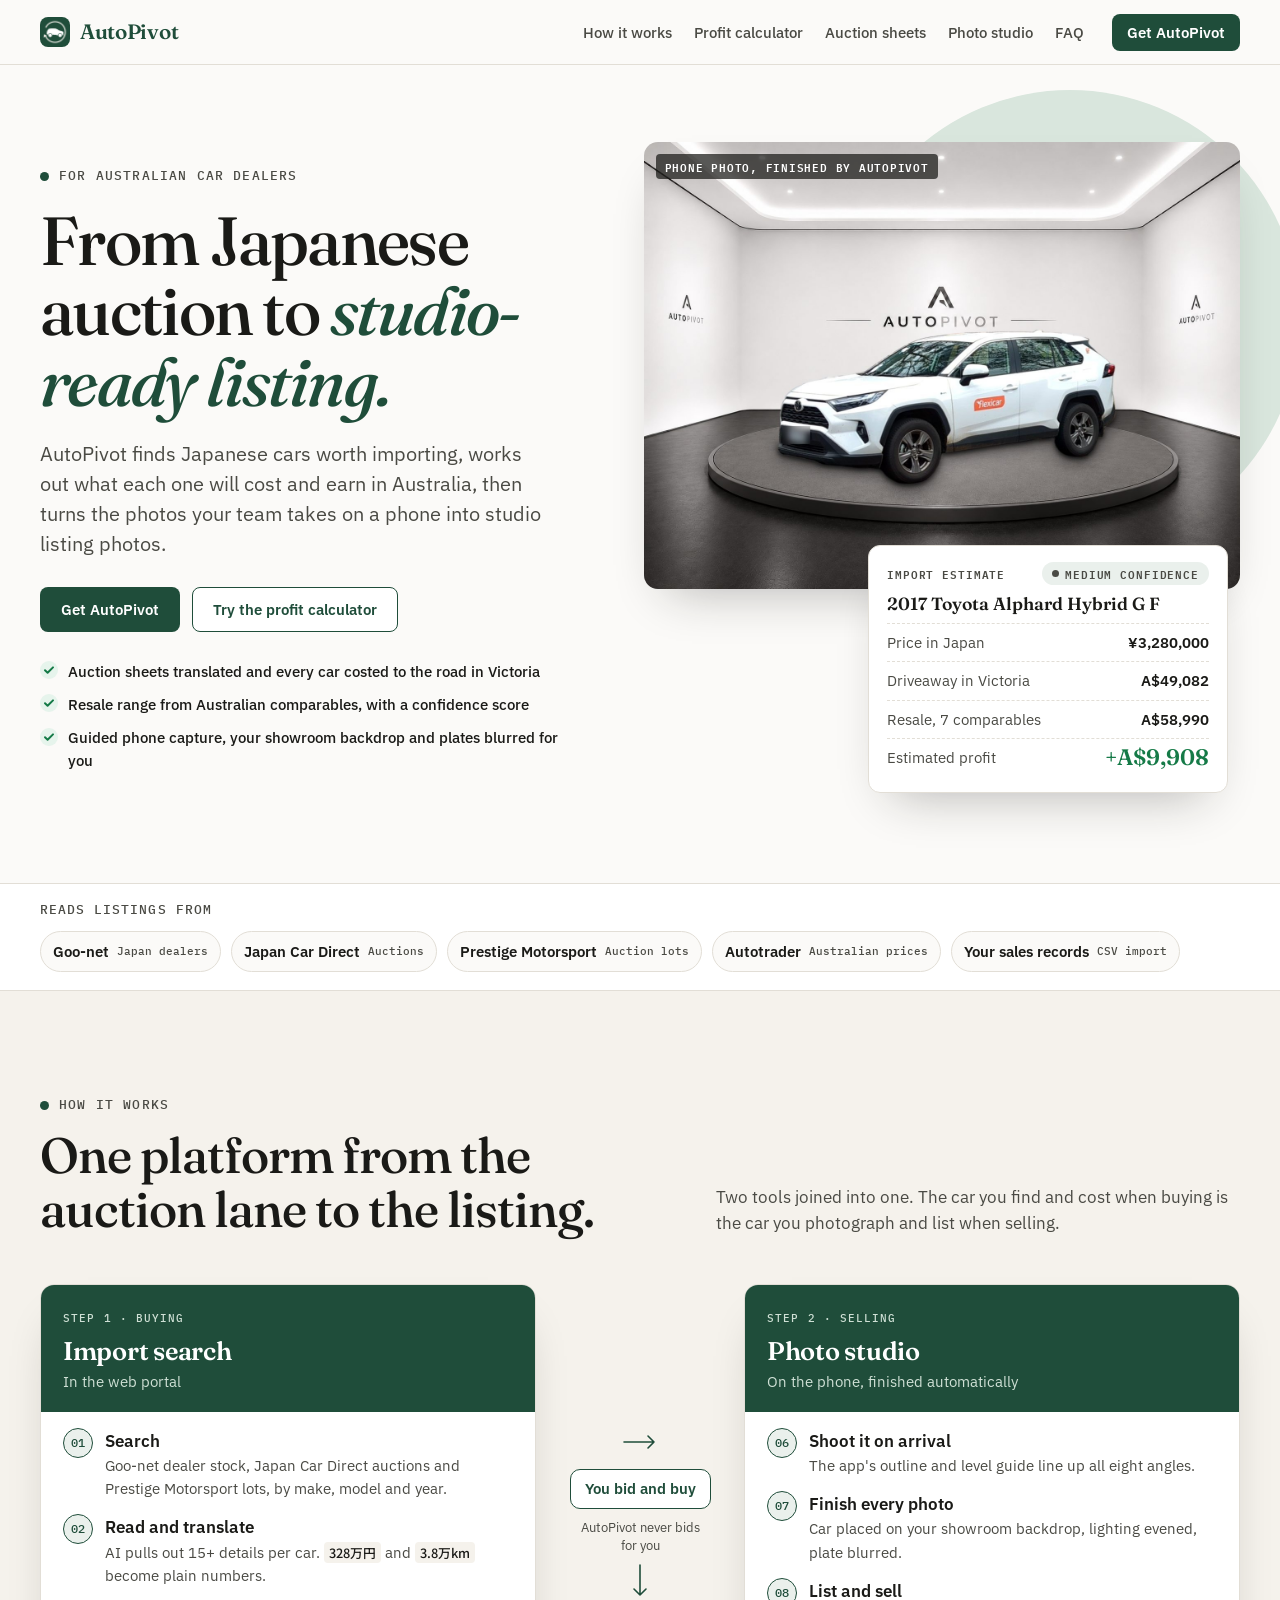
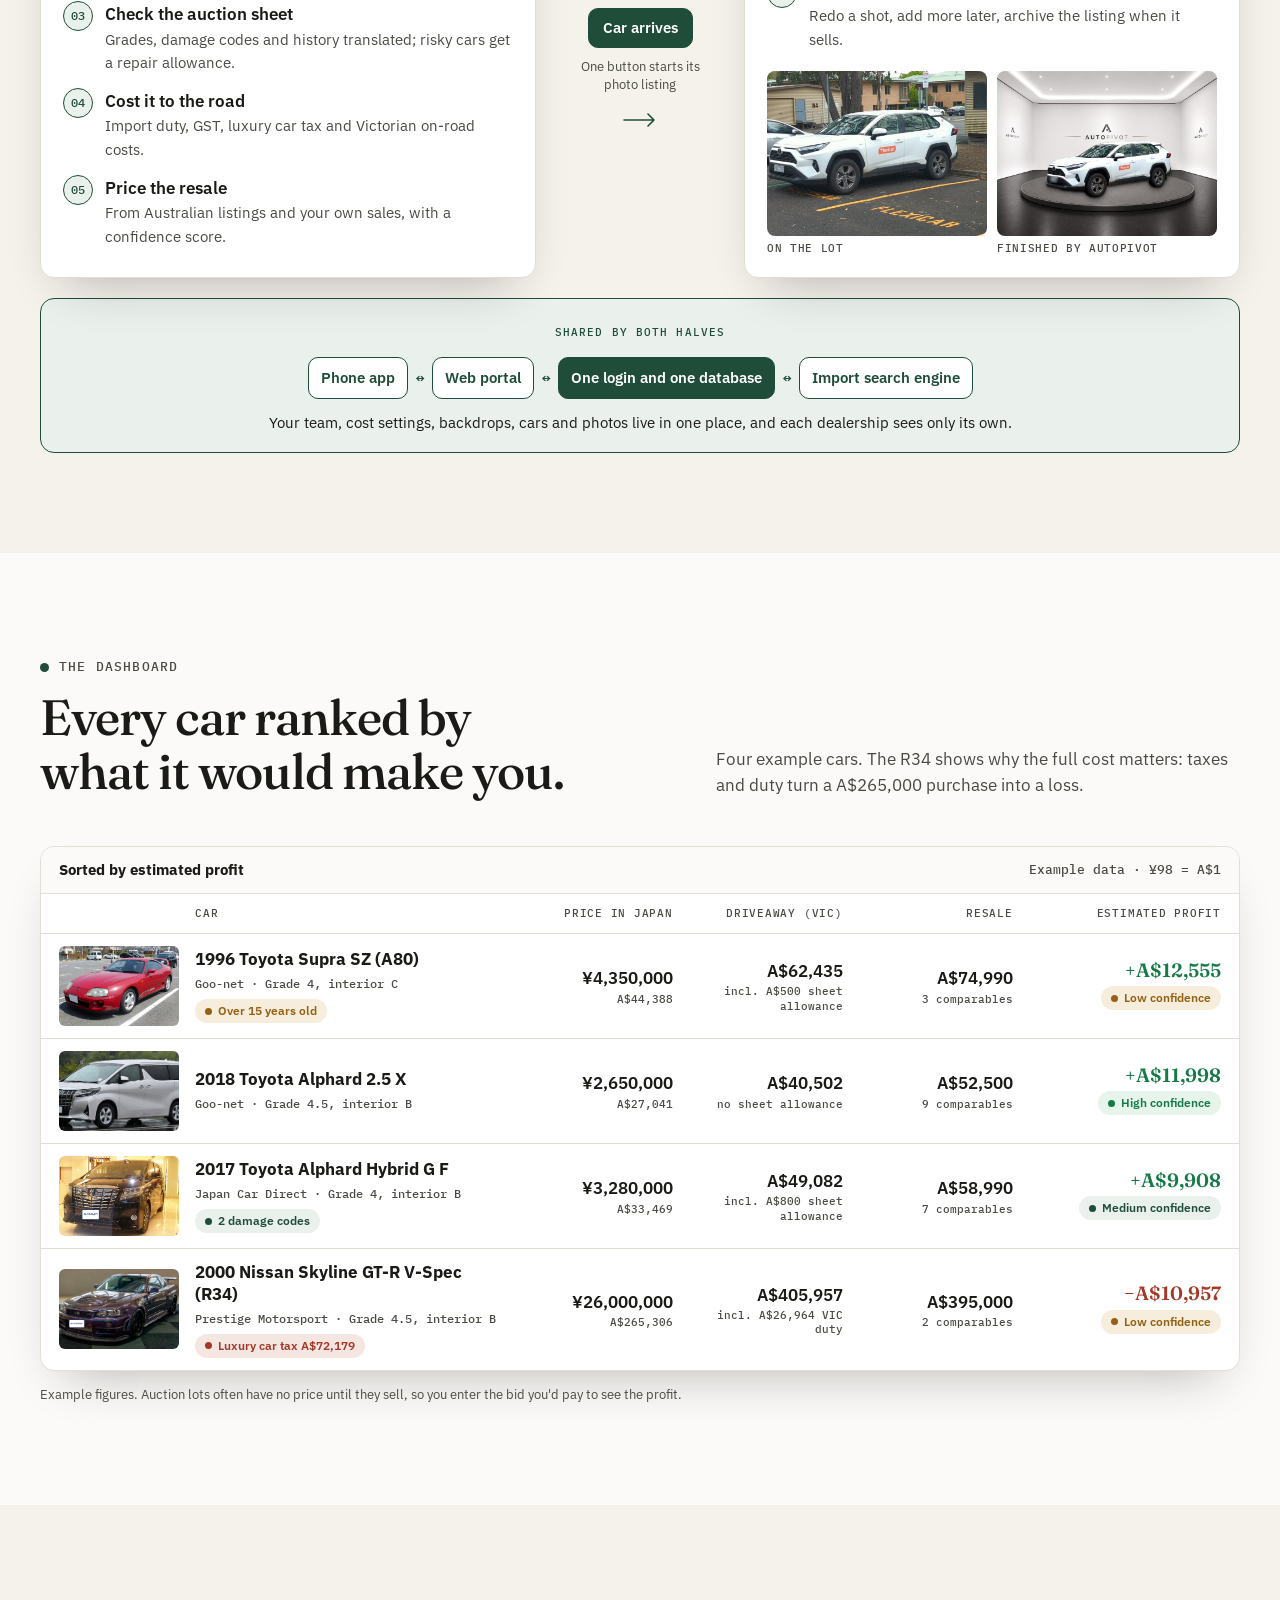
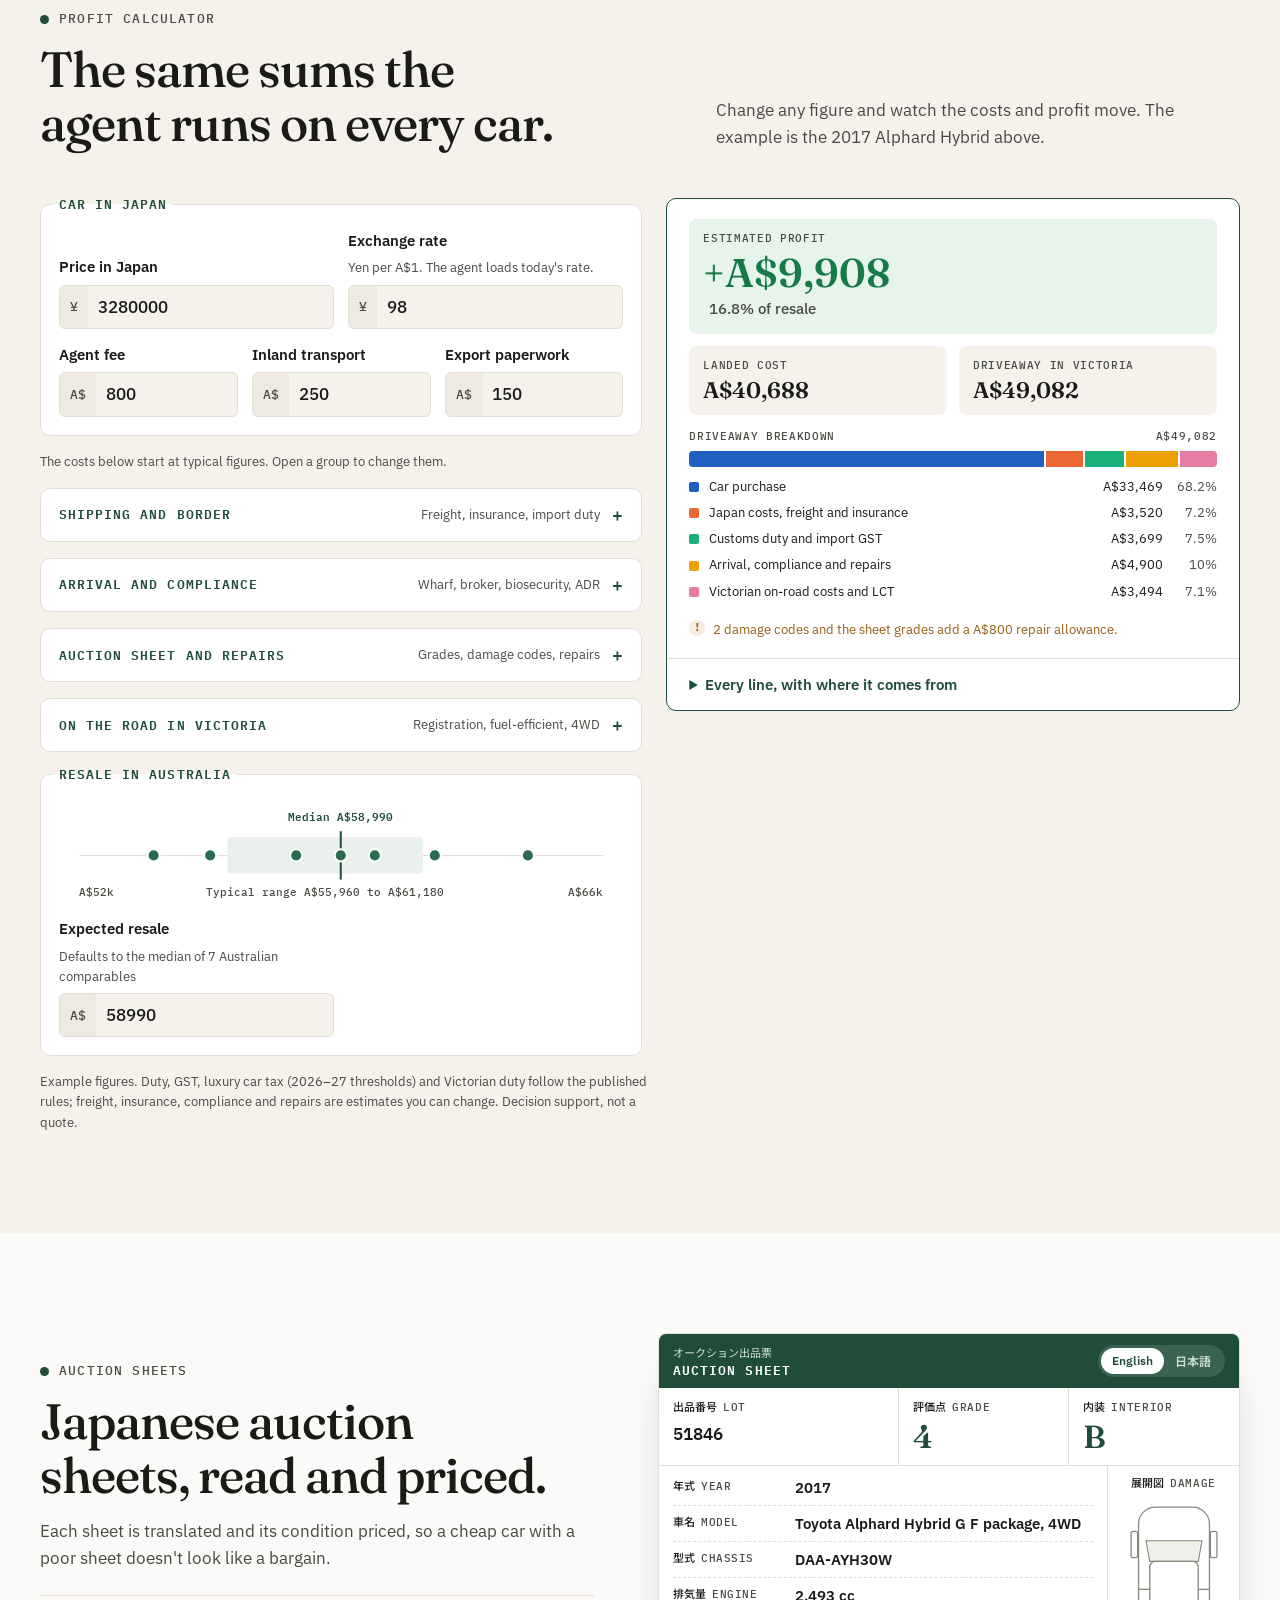
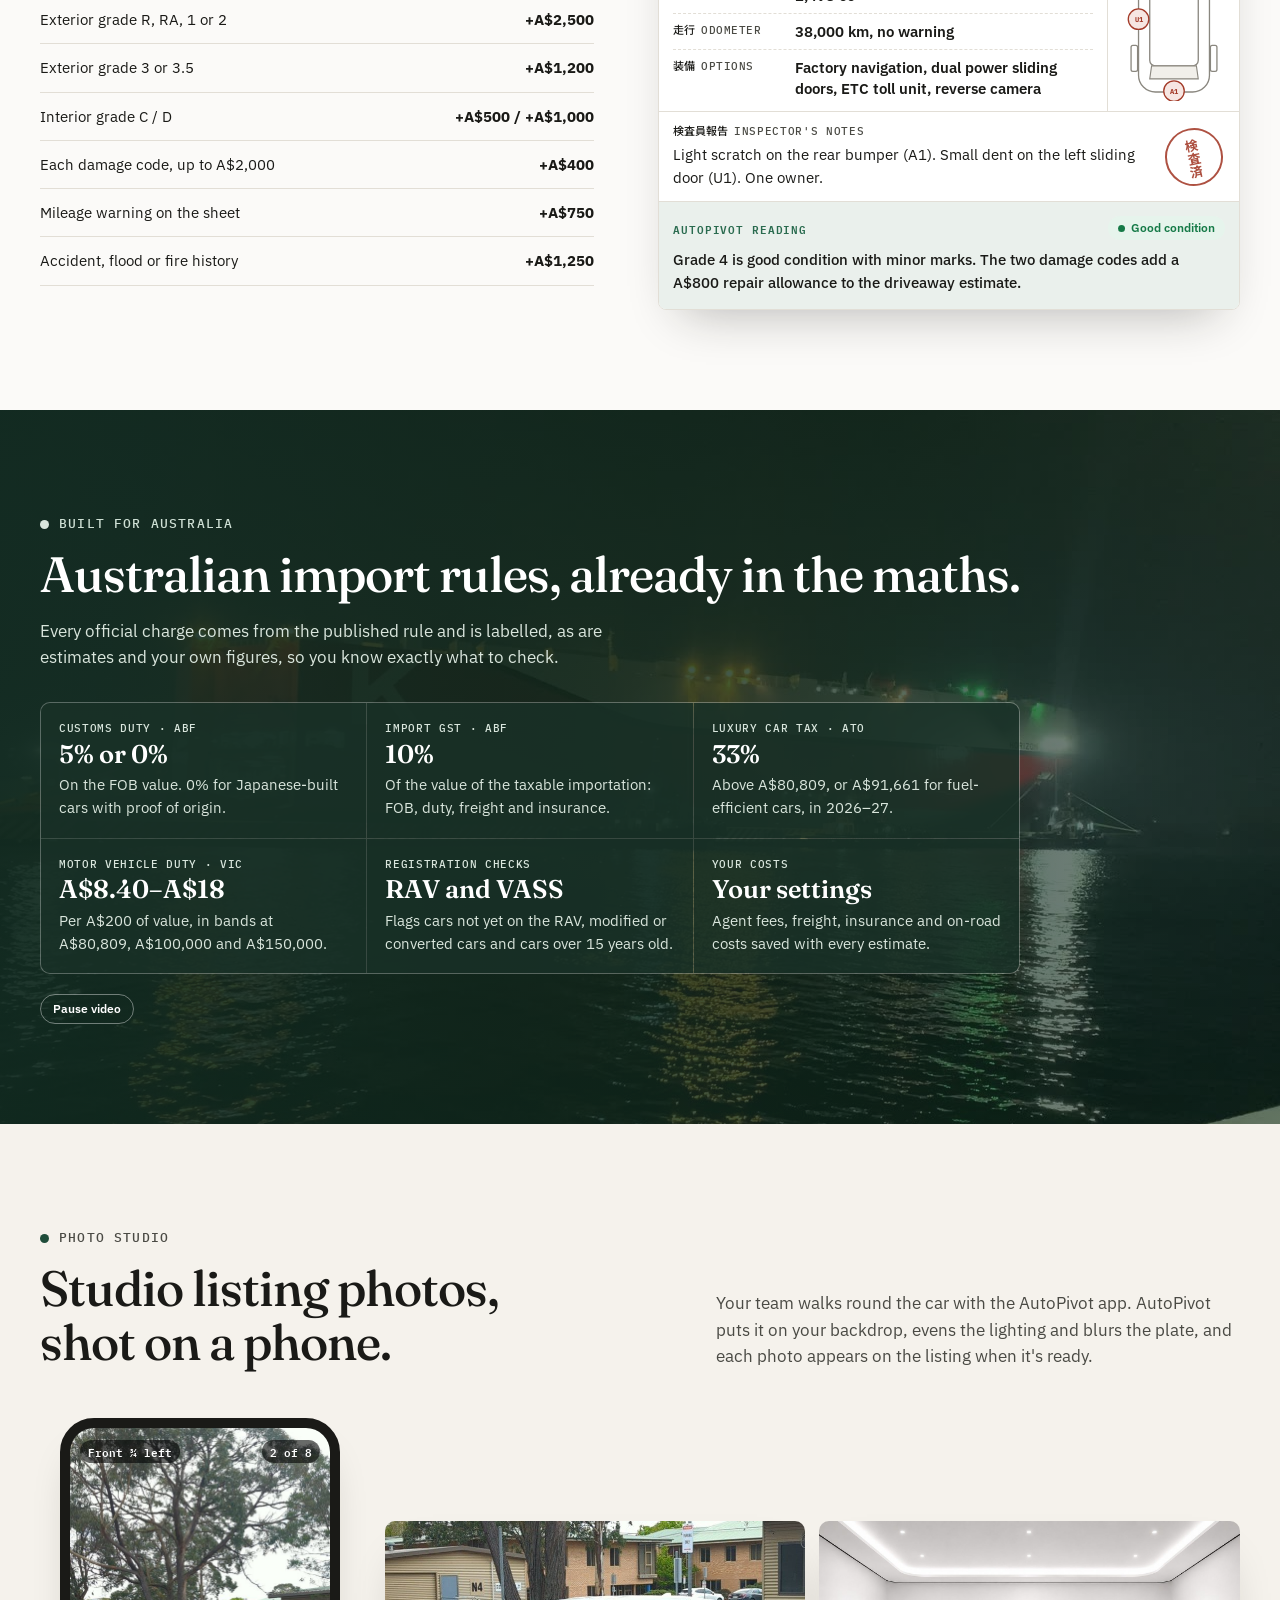
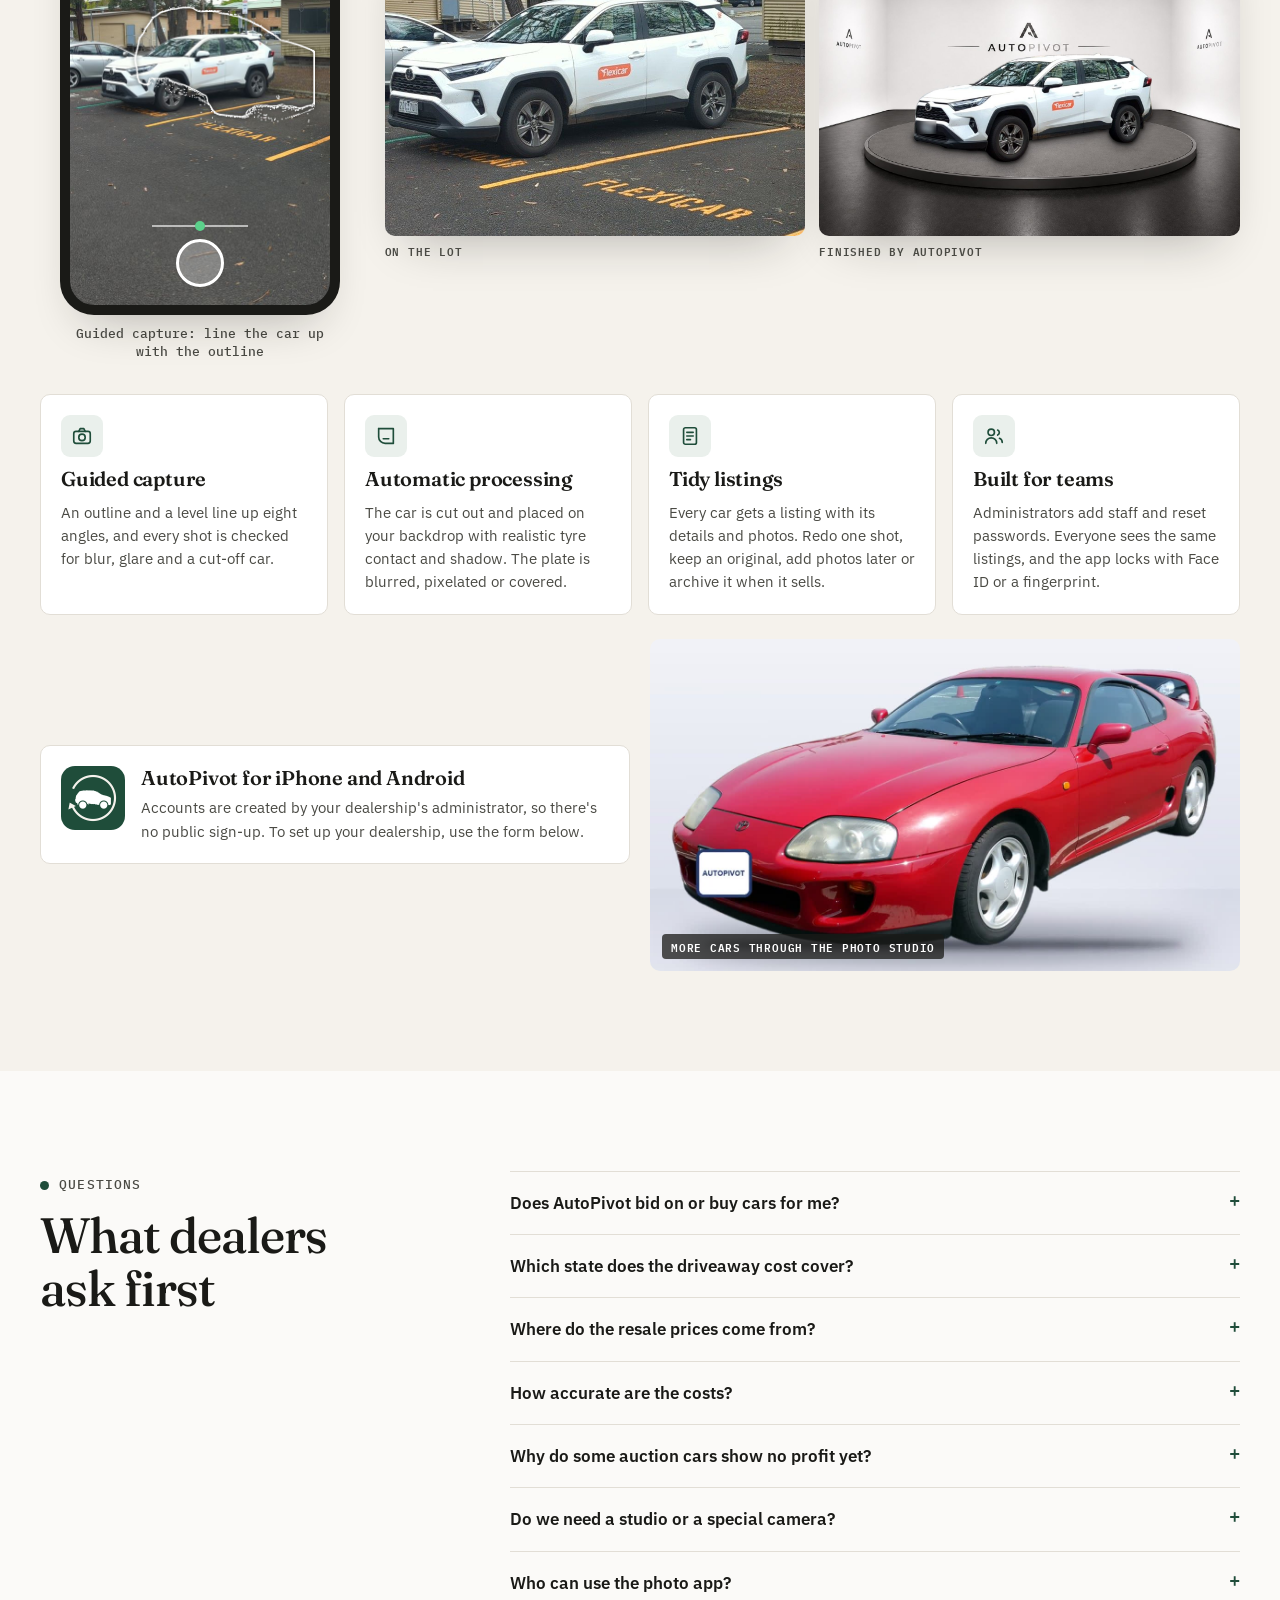
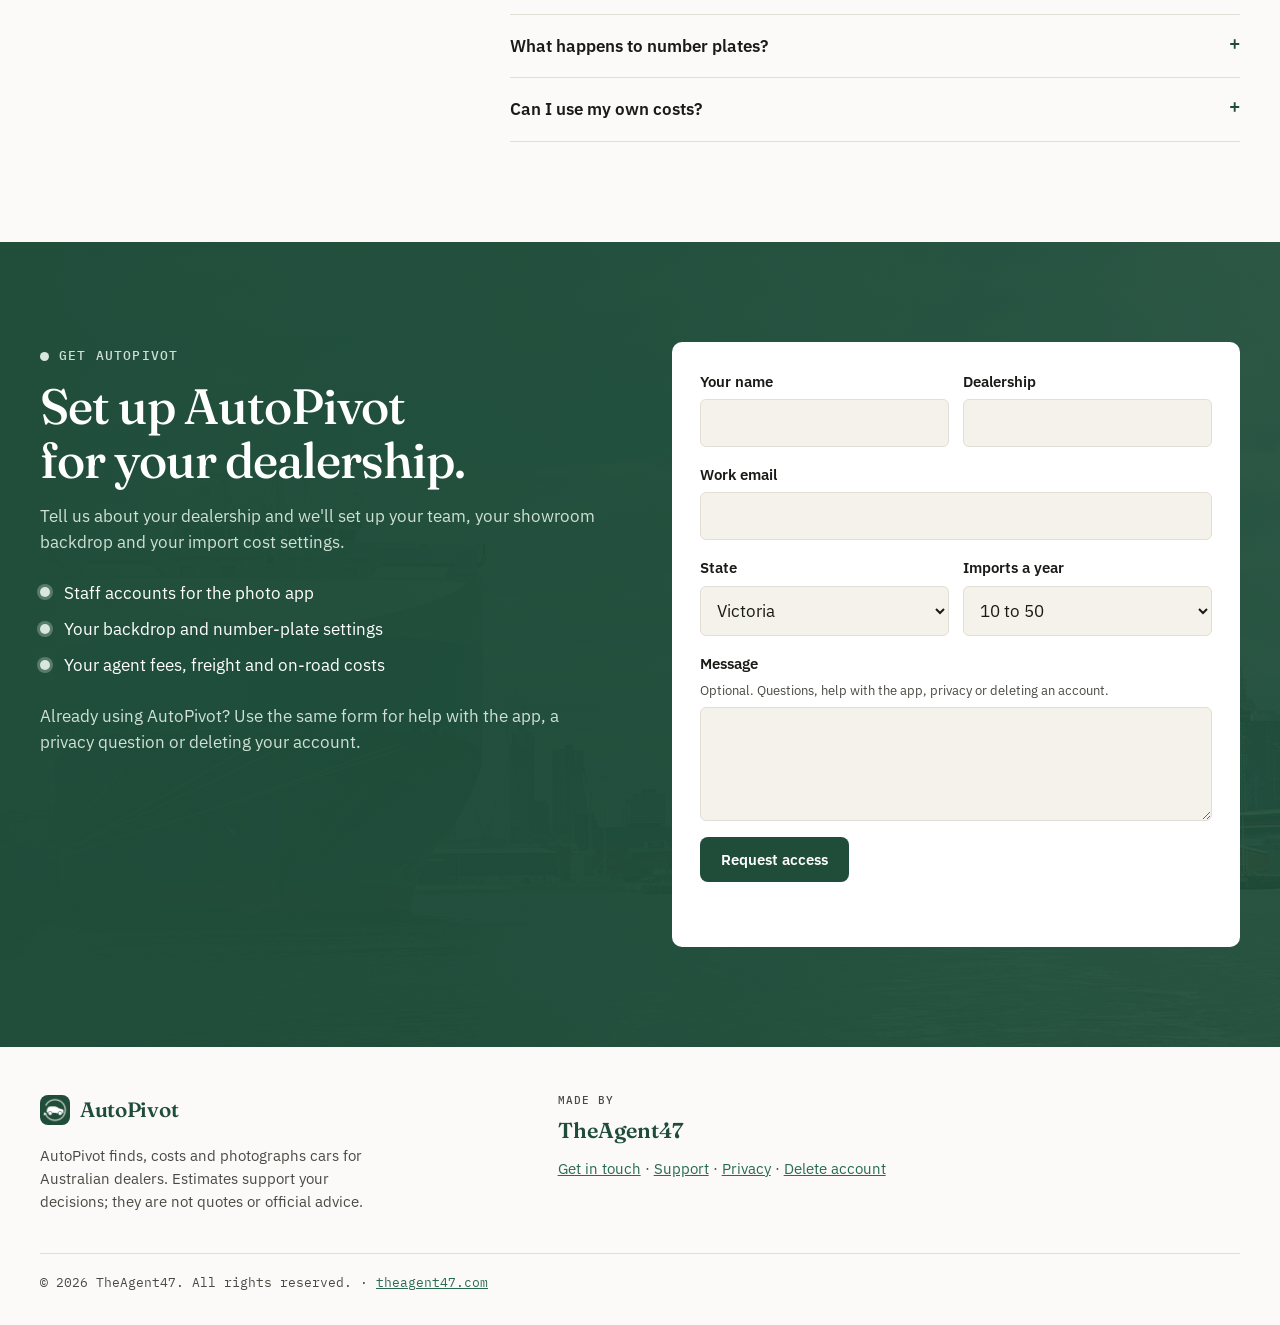
<file: index.html>
<!doctype html>
<html lang="en">
<head>
<meta charset="utf-8">
<meta name="viewport" content="width=device-width, initial-scale=1, viewport-fit=cover">
<title>AutoPivot</title>
<meta property="og:type" content="website">
<meta property="og:title" content="AutoPivot">
<meta property="og:description" content="AutoPivot finds Japanese cars worth importing, costs them to the road in Australia and turns phone photos into studio listing photos for car dealers.">
<meta property="og:image" content="https://theautopivot.com/media/rav4-studio.jpg">
<meta property="og:url" content="https://theautopivot.com/">
<meta name="twitter:card" content="summary_large_image">
<link rel="icon" href="media/favicon-64.png" type="image/png">
<meta name="theme-color" content="#1F4D3A">
<link rel="apple-touch-icon" href="media/autopivot-icon.png">
<meta name="description" content="AutoPivot finds Japanese cars worth importing, costs them to the road in Australia and turns phone photos into studio listing photos for car dealers.">
<link rel="preconnect" href="https://fonts.googleapis.com">
<link rel="preconnect" href="https://fonts.gstatic.com" crossorigin>
<link rel="stylesheet" href="https://fonts.googleapis.com/css2?family=Fraunces:opsz,wght@9..144,400..700&family=IBM+Plex+Mono:wght@400;500;600&family=IBM+Plex+Sans:wght@400;500;600;700&family=Noto+Sans+JP:wght@400;700&display=swap">
<style>
/* Layout: "Japan listing to Australian profit". Light only, in the AutoPivot app's forest green on
   warm off-white, with the app's Fraunces headings and IBM Plex text, on a 1200px column. The hero sets a real import on a sakura sun with its deal card; the
   page then follows the product: sources, pipeline, ranked dashboard, profit calculator, auction
   sheet, Australian rules over real port footage, AI photo preview. */
:root {
  color-scheme: light;
  --bg: #FBFAF8;
  --paper: #F5F2EC;
  --card: #FFFFFF;
  --ink: #1A1A17;
  --muted: #4A4A44;
  --line: #E2DED6;
  --primary: #1F4D3A;
  --primary-2: #2A6B4F;
  --primary-wash: #EAF0EC;
  --deep: #10291F;
  --accent: #1F4D3A;
  --accent-dark: #163B2C;
  --accent-wash: #E4EEE7;
  --sun: #D9E6DD;
  --good: #157A47;
  --good-wash: #E6F4EC;
  --bad: #A33A28;
  --bad-wash: #F6E6E2;
  --warn: #936014;
  --warn-wash: #F7EDDC;
  --on-primary: #FFFFFF;
  --on-primary-2: #CFE0D5;

  /* Driveaway breakdown series, validated for CVD separation on white */
  --c-car: #1F5FBF;
  --c-ship: #EB6834;
  --c-tax: #1BAF7A;
  --c-arrive: #EDA100;
  --c-road: #E87BA4;

  --f-display: "Fraunces", Georgia, "Times New Roman", serif;
  --f-body: "IBM Plex Sans", -apple-system, BlinkMacSystemFont, "Segoe UI", Roboto, sans-serif;
  --f-mono: "IBM Plex Mono", ui-monospace, "SF Mono", Menlo, Consolas, monospace;
  --f-jp: "Noto Sans JP", "Hiragino Sans", "Yu Gothic", "Meiryo", sans-serif;

  --s-xs: .8125rem;
  --s-sm: .9375rem;
  --s-md: 1.0625rem;
  --s-lg: 1.25rem;
  --s-2xl: clamp(1.95rem, 1.3rem + 2.6vw, 3.1rem);
  --s-hero: clamp(2.3rem, 1.2rem + 4.2vw, 4.25rem);

  --wrap: 1200px;
  --radius: 10px;
  --shadow: 0 24px 48px -24px rgba(26, 26, 23, .32);
}

*, *::before, *::after { box-sizing: border-box; }
html { scroll-behavior: smooth; -webkit-text-size-adjust: 100%; }
body {
  background: var(--bg);
  color: var(--ink);
  font-family: var(--f-body);
  font-size: var(--s-md);
  line-height: 1.55;
  -webkit-font-smoothing: antialiased;
}
body::before { content: ""; position: fixed; inset: 0 0 auto; height: env(safe-area-inset-top, 0px); z-index: 60; background: var(--bg); }
a { color: inherit; }
img, video { display: block; max-width: 100%; }
img { height: auto; }
:focus-visible { outline: 3px solid var(--primary-2); outline-offset: 3px; border-radius: 4px; }
[lang="ja"] { font-family: var(--f-jp); }
section[id] { scroll-margin-top: 76px; }
.visually-hidden { position: absolute; width: 1px; height: 1px; margin: -1px; padding: 0; overflow: hidden; clip: rect(0 0 0 0); white-space: nowrap; border: 0; }
.num, .tab { font-variant-numeric: tabular-nums; }

.wrap {
  width: 100%;
  max-width: calc(var(--wrap) + 64px);
  margin-inline: auto;
  padding-left: max(16px, env(safe-area-inset-left, 0px));
  padding-right: max(16px, env(safe-area-inset-right, 0px));
}
@media (min-width: 720px) {
  .wrap { padding-left: max(32px, env(safe-area-inset-left, 0px)); padding-right: max(32px, env(safe-area-inset-right, 0px)); }
}
.sec { padding-block: clamp(56px, 8vw, 100px); }
.band-paper { background: var(--paper); }

/* Type */
h1, h2, h3 { font-family: var(--f-display); text-wrap: balance; margin: 0; color: var(--ink); font-optical-sizing: auto; }
h1 { font-weight: 500; font-size: var(--s-hero); line-height: 1.04; letter-spacing: -.025em; margin-top: 16px; }
h1 .hl { color: var(--primary); font-style: italic; }
h2 { font-weight: 500; font-size: var(--s-2xl); line-height: 1.08; letter-spacing: -.02em; margin-top: 12px; }
h3 { font-weight: 600; font-size: var(--s-lg); line-height: 1.2; letter-spacing: -.01em; }
.eyebrow { margin: 0; display: inline-flex; align-items: center; gap: 10px; font: 500 var(--s-xs)/1.3 var(--f-mono); letter-spacing: .09em; text-transform: uppercase; color: var(--muted); }
.eyebrow::before { content: ""; width: 9px; height: 9px; border-radius: 50%; background: var(--accent); flex: none; }
.sec-head { display: grid; grid-template-columns: minmax(0, 1.2fr) minmax(0, 1fr); gap: 20px 48px; align-items: end; margin-bottom: clamp(28px, 4vw, 48px); }
.sec-intro { margin: 0; color: var(--muted); max-width: 56ch; }

/* Buttons and pills */
.btn { display: inline-flex; align-items: center; justify-content: center; gap: 8px; font: 600 var(--s-sm)/1 var(--f-body); padding: 14px 20px; border-radius: 8px; border: 1.5px solid transparent; text-decoration: none; cursor: pointer; transition: background-color .15s ease, transform .15s ease; }
.btn:hover { transform: translateY(-1px); }
.btn-accent { background: var(--accent); color: #FFFFFF; }
.btn-accent:hover { background: var(--accent-dark); }
.btn-outline { background: var(--card); color: var(--primary); border-color: var(--primary); }
.btn-outline:hover { background: var(--primary-wash); }
.btn-sm { padding: 10px 14px; }
.pill { display: inline-flex; align-items: center; gap: 6px; font: 600 12px/1 var(--f-body); padding: 6px 10px; border-radius: 999px; white-space: nowrap; }
.pill::before { content: ""; width: 7px; height: 7px; border-radius: 50%; background: currentColor; }
.pill-good { background: var(--good-wash); color: var(--good); }
.pill-warn { background: var(--warn-wash); color: var(--warn); }
.pill-bad { background: var(--bad-wash); color: var(--bad); }
.pill-info { background: var(--primary-wash); color: var(--primary); }
.pill-accent { background: var(--accent); color: #FFFFFF; }
.pill-accent::before { background: #FFFFFF; }
.chip { display: inline-block; font: 500 11px/1 var(--f-mono); letter-spacing: .04em; padding: 4px 6px; border-radius: 4px; white-space: nowrap; }
.chip-rule { background: var(--primary-wash); color: var(--primary); }
.chip-est { background: var(--warn-wash); color: var(--warn); }
.chip-you { background: var(--accent-wash); color: var(--accent-dark); }

/* Header */
.site-head { position: sticky; top: env(safe-area-inset-top, 0px); z-index: 50; background: rgba(251, 250, 248, .94); -webkit-backdrop-filter: blur(10px); backdrop-filter: blur(10px); border-bottom: 1px solid var(--line); }
.head-row { display: flex; align-items: center; gap: 24px; min-height: 64px; }
.brand { display: inline-flex; align-items: center; gap: 10px; font: 600 1.3rem/1 var(--f-display); letter-spacing: -.015em; text-decoration: none; color: var(--primary); }
.logo { width: 28px; height: 28px; flex: none; }
.head-right { margin-left: auto; display: flex; align-items: center; gap: 28px; }
.nav-links { display: flex; gap: 22px; list-style: none; padding: 0; margin: 0; }
.nav-links a { text-decoration: none; color: var(--muted); font-size: var(--s-sm); font-weight: 500; }
.nav-links a:hover { color: var(--primary); }

/* Hero */
.hero { overflow-x: clip; }
.hero-grid { display: grid; grid-template-columns: minmax(0, .95fr) minmax(0, 1.05fr); gap: clamp(32px, 5vw, 72px); align-items: center; padding-block: clamp(40px, 6vw, 80px) clamp(56px, 7vw, 96px); }
.lede { font-size: var(--s-lg); line-height: 1.5; color: var(--muted); margin: 22px 0 0; max-width: 42ch; }
.cta-row { display: flex; flex-wrap: wrap; gap: 12px; margin-top: 28px; }
.ticks { list-style: none; padding: 0; margin: 28px 0 0; display: grid; gap: 10px; }
.ticks li { display: grid; grid-template-columns: 18px minmax(0, 1fr); gap: 10px; font-size: var(--s-sm); font-weight: 500; }
.ticks li::before {
  content: ""; width: 18px; height: 18px; margin-top: .1em; border-radius: 50%;
  background: var(--good-wash) url("data:image/svg+xml,%3Csvg xmlns='http://www.w3.org/2000/svg' viewBox='0 0 18 18'%3E%3Cpath d='M5 9.3l2.6 2.5L13 6.4' fill='none' stroke='%23157A47' stroke-width='2' stroke-linecap='round' stroke-linejoin='round'/%3E%3C/svg%3E") center / 18px no-repeat;
}
.hero-visual { position: relative; }
.hero-visual::before { content: ""; position: absolute; z-index: 0; width: min(80%, 460px); aspect-ratio: 1 / 1; border-radius: 50%; background: var(--sun); top: -8%; right: -10%; }
.hero-photo { position: relative; z-index: 1; margin: 0; border-radius: 14px; overflow: hidden; box-shadow: var(--shadow); aspect-ratio: 4 / 3; max-width: 100%; }
.hero-photo img { width: 100%; height: 100%; object-fit: cover; }
.hero-photo figcaption { position: absolute; left: 12px; top: 12px; font: 600 11px/1 var(--f-mono); letter-spacing: .07em; text-transform: uppercase; padding: 7px 9px; border-radius: 4px; background: rgba(26, 26, 23, .72); color: #FFFFFF; }
.deal {
  position: relative; z-index: 2; width: min(360px, 92%); margin: -44px 12px 0 auto;
  background: var(--card); border: 1px solid var(--line); border-radius: 12px; box-shadow: var(--shadow);
  padding: 16px 18px; display: grid; gap: 8px;
}
.deal-top { display: flex; justify-content: space-between; align-items: center; gap: 10px; }
.deal-top span { font: 600 11px/1 var(--f-mono); letter-spacing: .08em; text-transform: uppercase; color: var(--muted); }
.deal-name { margin: 0; font: 600 1.1rem/1.25 var(--f-display); color: var(--ink); }
.deal dl { margin: 0; display: grid; gap: 0; }
.deal dl div { display: flex; justify-content: space-between; gap: 12px; padding: 7px 0; border-top: 1px dashed var(--line); font-size: var(--s-sm); }
.deal dt { color: var(--muted); }
.deal dd { margin: 0; font-weight: 600; font-variant-numeric: tabular-nums; }
.deal .profit dd { color: var(--good); font: 600 1.4rem/1 var(--f-display); }

/* Sources */
.sources { border-block: 1px solid var(--line); background: var(--card); }
.sources-row { display: flex; flex-wrap: wrap; align-items: center; gap: 12px 28px; padding-block: 18px; }
.sources-row p { margin: 0; font: 500 var(--s-xs)/1.3 var(--f-mono); letter-spacing: .08em; text-transform: uppercase; color: var(--muted); }
.src-list { display: flex; flex-wrap: wrap; gap: 10px; list-style: none; padding: 0; margin: 0; }
.src-list li { display: inline-flex; align-items: center; gap: 8px; font-weight: 600; font-size: var(--s-sm); padding: 8px 12px; border: 1px solid var(--line); border-radius: 999px; background: var(--bg); }
.src-list small { font: 500 11px/1 var(--f-mono); color: var(--muted); }

/* Icons */
.ico { width: 42px; height: 42px; border-radius: 9px; background: var(--primary-wash); color: var(--primary); display: grid; place-items: center; }
.ico svg { width: 22px; height: 22px; fill: none; stroke: currentColor; stroke-width: 1.8; stroke-linecap: round; stroke-linejoin: round; }

/* Dashboard preview */
.dash { background: var(--card); border: 1px solid var(--line); border-radius: 14px; box-shadow: var(--shadow); overflow: hidden; }
.dash-bar { display: flex; flex-wrap: wrap; justify-content: space-between; align-items: center; gap: 10px 16px; padding: 14px 18px; border-bottom: 1px solid var(--line); background: var(--bg); }
.dash-bar b { font: 700 var(--s-sm)/1.2 var(--f-body); }
.dash-bar span { font: 500 var(--s-xs)/1.3 var(--f-mono); color: var(--muted); }
.dash-head, .deal-row { display: grid; grid-template-columns: 120px minmax(0, 1.6fr) repeat(3, minmax(0, .8fr)) minmax(0, 1fr); gap: 16px; align-items: center; padding: 12px 18px; }
.dash-head { font: 500 11px/1.3 var(--f-mono); letter-spacing: .07em; text-transform: uppercase; color: var(--muted); border-bottom: 1px solid var(--line); }
.dash-head > :nth-child(n+3), .deal-row .v { text-align: right; }
.deal-row { border-bottom: 1px solid var(--line); }
.deal-row:last-child { border-bottom: 0; }
.thumb { width: 120px; aspect-ratio: 3 / 2; border-radius: 6px; overflow: hidden; background: var(--paper); }
.thumb img { width: 100%; height: 100%; object-fit: cover; }
.car-name { font-weight: 700; line-height: 1.3; }
.car-meta { display: flex; flex-wrap: wrap; gap: 6px; margin-top: 6px; font: 500 12px/1.4 var(--f-mono); color: var(--muted); align-items: center; }
.deal-row .v { font-weight: 600; font-variant-numeric: tabular-nums; }
.deal-row .v small { display: block; font: 500 11px/1.3 var(--f-mono); color: var(--muted); }
.deal-row .profit-cell { display: grid; justify-items: end; gap: 6px; }
.profit-val { font: 600 1.2rem/1 var(--f-display); font-variant-numeric: tabular-nums; }
.profit-val.up { color: var(--good); }
.profit-val.down { color: var(--bad); }
.dash-note { margin: 14px 0 0; font-size: var(--s-xs); color: var(--muted); }

/* Calculator */
.calc { display: grid; grid-template-columns: minmax(0, 1.05fr) minmax(0, 1fr); gap: 24px; align-items: start; }
.calc-form { display: grid; gap: 16px; }
fieldset { margin: 0; padding: 18px; border: 1px solid var(--line); border-radius: var(--radius); background: var(--card); min-width: 0; }
legend { padding: 0 6px; margin-left: -6px; font: 600 var(--s-xs)/1 var(--f-mono); letter-spacing: .08em; text-transform: uppercase; color: var(--primary); }
.grid-2 { display: grid; grid-template-columns: repeat(2, minmax(0, 1fr)); gap: 14px; align-items: end; }
.grid-3 { display: grid; grid-template-columns: repeat(3, minmax(0, 1fr)); gap: 14px; align-items: end; }
.f { display: grid; gap: 6px; font-size: var(--s-sm); font-weight: 600; min-width: 0; }
.f small { font-weight: 400; color: var(--muted); font-size: var(--s-xs); }
.in { display: flex; align-items: stretch; border: 1px solid var(--line); border-radius: 6px; background: var(--paper); overflow: hidden; }
.in:focus-within { border-color: var(--primary-2); box-shadow: 0 0 0 3px rgba(42, 107, 79, .2); }
.in .u { display: grid; place-items: center; padding: 0 10px; font: 500 var(--s-xs)/1 var(--f-mono); color: var(--muted); background: #EEEAE2; white-space: nowrap; }
.in input, .f > select { flex: 1; min-width: 0; width: 100%; font: 500 var(--s-md)/1.2 var(--f-body); font-variant-numeric: tabular-nums; padding: 11px 10px; border: 0; background: transparent; color: var(--ink); }
.in input:focus { outline: none; }
.f > select { border: 1px solid var(--line); border-radius: 6px; background: var(--paper); }
.check { display: flex; gap: 10px; align-items: flex-start; margin-top: 14px; font-size: var(--s-sm); color: var(--muted); }
.check b { color: var(--ink); font-weight: 600; }
.check input { width: 18px; height: 18px; margin: 2px 0 0; accent-color: var(--primary); flex: none; }

.result { position: sticky; top: 88px; background: var(--card); border: 1.5px solid var(--primary); border-radius: var(--radius); overflow: hidden; }
.result-head { padding: 20px 22px 18px; display: grid; gap: 14px; }
.kv { display: grid; grid-template-columns: repeat(2, minmax(0, 1fr)); gap: 12px; }
.kv div { background: var(--paper); border-radius: 8px; padding: 12px 14px; }
.kv span { display: block; font: 500 11px/1.3 var(--f-mono); letter-spacing: .06em; text-transform: uppercase; color: var(--muted); }
.kv b { display: block; margin-top: 6px; font: 600 1.4rem/1.1 var(--f-display); color: var(--ink); font-variant-numeric: tabular-nums; }
.kv .big { grid-column: 1 / -1; background: var(--good-wash); }
.kv .big b { font-size: clamp(1.9rem, 1.5rem + 1.5vw, 2.5rem); color: var(--good); }
.kv .big.loss { background: var(--bad-wash); }
.kv .big.loss b { color: var(--bad); }
.kv .big small { font: 500 var(--s-sm)/1.3 var(--f-body); color: var(--muted); margin-left: 6px; }
.bar-wrap { position: relative; }
.bar-label { display: flex; justify-content: space-between; font: 500 11px/1.3 var(--f-mono); letter-spacing: .06em; text-transform: uppercase; color: var(--muted); margin-bottom: 8px; }
.bar { display: flex; gap: 2px; height: 16px; }
.seg { height: 100%; min-width: 0; transition: flex-basis .35s ease; }
.seg:first-child { border-radius: 4px 0 0 4px; }
.seg:last-of-type { border-radius: 0 4px 4px 0; }
.seg[data-k="car"] { background: var(--c-car); }
.seg[data-k="ship"] { background: var(--c-ship); }
.seg[data-k="tax"] { background: var(--c-tax); }
.seg[data-k="arrive"] { background: var(--c-arrive); }
.seg[data-k="road"] { background: var(--c-road); }
.legend { list-style: none; padding: 0; margin: 10px 0 0; display: grid; gap: 6px; font-size: var(--s-xs); }
.legend li { display: grid; grid-template-columns: 12px minmax(0, 1fr) auto auto; gap: 8px; align-items: center; font-variant-numeric: tabular-nums; }
.legend li span:nth-child(4) { color: var(--muted); width: 46px; text-align: right; }
.sw { width: 10px; height: 10px; border-radius: 2px; }
.tip { position: absolute; bottom: calc(100% + 8px); transform: translateX(-50%); background: var(--ink); color: #FFFFFF; font: 500 12px/1.35 var(--f-body); padding: 7px 9px; border-radius: 6px; white-space: nowrap; pointer-events: none; font-variant-numeric: tabular-nums; z-index: 3; }
details.lines { border-top: 1px solid var(--line); }
details.lines summary { cursor: pointer; padding: 14px 22px; font-weight: 600; font-size: var(--s-sm); color: var(--primary); }
.lines table { width: 100%; border-collapse: collapse; font-size: var(--s-sm); font-variant-numeric: tabular-nums; }
.lines td, .lines th { padding: 8px 22px; border-top: 1px solid var(--line); text-align: left; font-weight: 400; vertical-align: middle; }
.lines td:last-child, .lines th:last-child { text-align: right; white-space: nowrap; }
.lines tr.sub th, .lines tr.sub td { font-weight: 700; background: var(--paper); }
.lines td .chip { margin-left: 6px; }
.calc-note { margin: 16px 0 0; font-size: var(--s-xs); color: var(--muted); max-width: 76ch; }
.warns { list-style: none; margin: 0; padding: 0 22px 18px; display: grid; gap: 6px; font-size: var(--s-xs); }
.warns li { display: grid; grid-template-columns: 16px minmax(0, 1fr); gap: 8px; color: var(--warn); }
.warns li::before { content: "!"; display: grid; place-items: center; width: 16px; height: 16px; border-radius: 50%; background: var(--warn-wash); font: 700 11px/1 var(--f-mono); }

/* Folded cost groups */
.fold { border: 1px solid var(--line); border-radius: var(--radius); background: var(--card); }
.fold > summary { list-style: none; cursor: pointer; display: flex; align-items: center; gap: 12px; padding: 16px 18px; }
.fold > summary::-webkit-details-marker { display: none; }
.fold > summary b { font: 600 var(--s-xs)/1 var(--f-mono); letter-spacing: .08em; text-transform: uppercase; color: var(--primary); }
.fold > summary small { margin-left: auto; font-size: var(--s-xs); color: var(--muted); text-align: right; }
.fold > summary::after { content: "+"; font: 500 1.15rem/1 var(--f-mono); color: var(--primary); }
.fold[open] > summary::after { content: "\2212"; }
.fold > fieldset { border: 0; border-radius: 0; background: none; padding: 0 18px 18px; }
.fold-note { margin: 0; font-size: var(--s-xs); color: var(--muted); }
@media (max-width: 900px) { .calc .result { order: -1; } }

/* Comparables strip */
.comps { position: relative; margin-top: 4px; }
.comps svg { width: 100%; height: auto; overflow: visible; }
.comps .axis { stroke: var(--line); stroke-width: 1; }
.comps .band { fill: var(--primary-wash); }
.comps .med { stroke: var(--primary); stroke-width: 2; }
.comps .dot { fill: var(--primary-2); stroke: var(--card); stroke-width: 2; cursor: default; }
.comps .dot:hover { fill: var(--accent); }
.comps text { font: 500 11px var(--f-mono); fill: var(--muted); }
.comps text.strong { fill: var(--primary); font-weight: 600; }

/* Auction sheet */
.sheet-wrap { display: grid; grid-template-columns: minmax(0, 1fr) minmax(0, 1.05fr); gap: clamp(28px, 5vw, 64px); align-items: center; }
.risk-list { list-style: none; padding: 0; margin: 24px 0 0; display: grid; gap: 0; border-top: 1px solid var(--line); }
.risk-list li { display: flex; justify-content: space-between; gap: 16px; padding: 12px 0; border-bottom: 1px solid var(--line); font-size: var(--s-sm); }
.risk-list b { font-variant-numeric: tabular-nums; white-space: nowrap; }
.sheet { position: relative; background: #FFFFFF; border: 1px solid var(--line); border-radius: 8px; box-shadow: var(--shadow); overflow: hidden; font-size: var(--s-sm); }
.sheet-bar { display: flex; align-items: center; justify-content: space-between; gap: 12px; padding: 10px 14px; background: var(--primary); color: var(--on-primary); }
.sheet-title { display: grid; gap: 2px; }
.sheet-title [lang="ja"] { font-size: 11px; color: var(--on-primary-2); }
.sheet-title b { font: 600 var(--s-xs)/1.2 var(--f-mono); letter-spacing: .08em; text-transform: uppercase; }
.lang-toggle { display: inline-flex; padding: 3px; border-radius: 999px; background: rgba(255, 255, 255, .12); }
.lang-toggle button { font: 600 12px/1 var(--f-body); padding: 7px 11px; border-radius: 999px; border: 0; background: transparent; color: var(--on-primary-2); cursor: pointer; }
.lang-toggle button[lang="ja"] { font-family: var(--f-jp); }
.lang-toggle button[aria-pressed="true"] { background: #FFFFFF; color: var(--primary); }
.sheet[data-lang="en"] .jp, .sheet[data-lang="ja"] .en { display: none; }
.sheet-top { display: grid; grid-template-columns: minmax(0, 1.4fr) repeat(2, minmax(0, 1fr)); border-bottom: 1px solid var(--line); }
.sheet-top > div { padding: 12px 14px; }
.sheet-top > div + div { border-left: 1px solid var(--line); }
.lbl { display: flex; gap: 6px; align-items: baseline; font: 500 11px/1.2 var(--f-mono); letter-spacing: .06em; text-transform: uppercase; color: var(--muted); }
.lbl [lang="ja"] { font-size: 11px; letter-spacing: 0; text-transform: none; color: var(--ink); }
.big-v { display: block; margin-top: 6px; font: 600 2rem/1 var(--f-display); color: var(--primary); }
.lot { display: block; margin-top: 8px; font: 600 1.05rem/1.2 var(--f-mono); color: var(--ink); }
.sheet-body { display: grid; grid-template-columns: minmax(0, 1fr) 132px; border-bottom: 1px solid var(--line); }
.fields { margin: 0; padding: 4px 14px; }
.fields > div { display: grid; grid-template-columns: 112px minmax(0, 1fr); gap: 10px; padding: 7px 0; border-bottom: 1px dashed var(--line); }
.fields > div:last-child { border-bottom: 0; }
.fields dt { font: 500 11px/1.5 var(--f-mono); letter-spacing: .05em; text-transform: uppercase; color: var(--muted); }
.fields dt [lang="ja"] { margin-right: 6px; font-size: 11px; color: var(--ink); text-transform: none; letter-spacing: 0; }
.fields dd { margin: 0; font-weight: 600; line-height: 1.4; }
.damage { border-left: 1px solid var(--line); padding: 10px 8px; display: grid; align-content: start; gap: 6px; }
.damage svg { width: 100%; max-width: 112px; height: auto; margin-inline: auto; }
.damage .lbl { justify-content: center; }
.dmg-body { fill: none; stroke: #8A877F; stroke-width: 1.4; }
.dmg-glass { fill: #F1EFEA; stroke: #8A877F; stroke-width: 1.2; }
.dmg-mark { fill: var(--bad-wash); stroke: var(--bad); stroke-width: 1.4; }
.dmg-txt { font: 700 8px var(--f-mono); fill: var(--bad); text-anchor: middle; dominant-baseline: central; }
.notes { position: relative; padding: 12px 88px 12px 14px; border-bottom: 1px solid var(--line); min-height: 86px; }
.notes p { margin: 6px 0 0; line-height: 1.5; }
.hanko { position: absolute; right: 16px; top: 50%; margin-top: -29px; width: 58px; height: 58px; border: 2.5px solid var(--bad); border-radius: 50%; color: var(--bad); display: grid; place-items: center; font: 700 13px/1 var(--f-jp); writing-mode: vertical-rl; letter-spacing: .05em; transform: rotate(-12deg); opacity: .88; pointer-events: none; }
.verdict { padding: 14px; background: var(--primary-wash); display: grid; gap: 8px; }
.verdict-head { display: flex; justify-content: space-between; align-items: center; gap: 10px; flex-wrap: wrap; }
.agent-tag { font: 600 11px/1 var(--f-mono); letter-spacing: .08em; text-transform: uppercase; color: var(--primary-2); }
.verdict p { margin: 0; font-weight: 500; }

/* Rules band with video */
.rules { position: relative; overflow: hidden; background: var(--deep); color: #FFFFFF; }
.rules video, .rules .poster { position: absolute; inset: 0; width: 100%; height: 100%; object-fit: cover; opacity: .55; }
.rules::after { content: ""; position: absolute; inset: 0; background: linear-gradient(90deg, rgba(16, 41, 31, .93) 0%, rgba(16, 41, 31, .74) 55%, rgba(16, 41, 31, .38) 100%); }
.rules .wrap { position: relative; z-index: 1; }
.rules h2 { color: #FFFFFF; }
.rules .eyebrow { color: var(--on-primary-2); }
.rules .eyebrow::before, .join .eyebrow::before { background: var(--sun); }
.rules .sec-intro { color: #D9E5DC; }
.rule-grid { list-style: none; padding: 0; margin: 32px 0 0; display: grid; grid-template-columns: repeat(3, minmax(0, 1fr)); gap: 1px; background: rgba(255, 255, 255, .16); border: 1px solid rgba(255, 255, 255, .16); border-radius: var(--radius); overflow: hidden; max-width: 980px; }
.rule-grid li { background: rgba(16, 41, 31, .8); padding: 18px; display: grid; gap: 6px; align-content: start; }
.rule-grid b { font: 600 1.6rem/1 var(--f-display); color: #FFFFFF; font-variant-numeric: tabular-nums; }
.rule-grid span { font-size: var(--s-sm); color: #D9E5DC; }
.rule-grid small { font: 500 11px/1.3 var(--f-mono); letter-spacing: .06em; text-transform: uppercase; color: var(--sun); }
.video-toggle { margin-top: 20px; font: 600 12px/1 var(--f-body); padding: 8px 12px; border-radius: 999px; border: 1px solid rgba(255, 255, 255, .4); background: transparent; color: #FFFFFF; cursor: pointer; }

/* AI photos */
.photos { display: grid; grid-template-columns: minmax(0, .85fr) minmax(0, 1.15fr); gap: clamp(28px, 5vw, 64px); align-items: center; }
.photo-stack { display: grid; gap: 14px; }
.ba { --pos: 50%; position: relative; aspect-ratio: 3 / 2; max-width: 100%; border-radius: var(--radius); overflow: hidden; box-shadow: var(--shadow); background: var(--line); user-select: none; }
.ba img { position: absolute; inset: 0; width: 100%; height: 100%; object-fit: cover; }
.ba .before { clip-path: inset(0 calc(100% - var(--pos)) 0 0); }
.ba-line { position: absolute; top: 0; bottom: 0; left: var(--pos); width: 2px; margin-left: -1px; background: #FFFFFF; pointer-events: none; }
.ba-knob { position: absolute; top: 50%; left: var(--pos); width: 40px; height: 40px; margin: -20px 0 0 -20px; border-radius: 50%; background: #FFFFFF; box-shadow: 0 4px 12px rgba(26, 26, 23, .3); display: grid; place-items: center; pointer-events: none; color: var(--primary); }
.ba-knob svg { width: 20px; height: 20px; fill: none; stroke: currentColor; stroke-width: 2; stroke-linecap: round; stroke-linejoin: round; }
.ba input { position: absolute; inset: 0; width: 100%; height: 100%; opacity: 0; cursor: ew-resize; margin: 0; }
.ba input:focus-visible ~ .ba-knob { outline: 3px solid var(--primary-2); outline-offset: 2px; }
.ba-tag { position: absolute; top: 12px; z-index: 2; font: 600 11px/1 var(--f-mono); letter-spacing: .07em; text-transform: uppercase; padding: 7px 9px; border-radius: 4px; pointer-events: none; }
.ba-tag.l { left: 12px; background: rgba(26, 26, 23, .75); color: #FFFFFF; }
.ba-tag.r { right: 12px; background: #FFFFFF; color: var(--primary); }
.reel { position: relative; border-radius: var(--radius); overflow: hidden; aspect-ratio: 16 / 9; max-width: 100%; background: var(--line); }
.reel video { width: 100%; height: 100%; object-fit: cover; }
.reel span { position: absolute; left: 12px; bottom: 12px; font: 600 11px/1 var(--f-mono); letter-spacing: .07em; text-transform: uppercase; padding: 7px 9px; border-radius: 4px; background: rgba(26, 26, 23, .75); color: #FFFFFF; }
.models { margin: 20px 0 0; padding: 14px 16px; border: 1px dashed var(--line); border-radius: 8px; font-size: var(--s-xs); color: var(--muted); background: var(--card); }
.models b { color: var(--ink); }

/* FAQ */
.faq { display: grid; grid-template-columns: minmax(0, 1fr) minmax(0, 1.8fr); gap: 24px clamp(32px, 5vw, 72px); align-items: start; }
.faq-list { border-top: 1px solid var(--line); }
.faq details { border-bottom: 1px solid var(--line); }
.faq summary { list-style: none; cursor: pointer; display: flex; justify-content: space-between; gap: 16px; padding: 18px 0; font-weight: 600; }
.faq summary::-webkit-details-marker { display: none; }
.faq summary::after { content: "+"; font: 500 1.2rem/1 var(--f-mono); color: var(--primary); }
.faq details[open] summary::after { content: "\2212"; }
.faq details p { margin: -4px 0 20px; color: var(--muted); max-width: 62ch; }

/* Early access */
.join { position: relative; overflow: hidden; background: var(--primary); color: #FFFFFF; }
.join > img { position: absolute; inset: 0; width: 100%; height: 100%; object-fit: cover; opacity: .28; }
.join::after { content: ""; position: absolute; inset: 0; background: linear-gradient(90deg, rgba(31, 77, 58, .97) 0%, rgba(31, 77, 58, .9) 50%, rgba(31, 77, 58, .76) 100%); }
.join .wrap { position: relative; z-index: 1; }
.join h2 { color: #FFFFFF; }
.join .eyebrow, .join .sec-intro { color: var(--on-primary-2); }
.demo { display: grid; grid-template-columns: minmax(0, 1fr) minmax(0, 1fr); gap: clamp(28px, 5vw, 72px); align-items: start; }
.demo-points { list-style: none; padding: 0; margin: 24px 0 0; display: grid; gap: 10px; }
.demo-points li { display: grid; grid-template-columns: 14px minmax(0, 1fr); gap: 10px; }
.demo-points li::before { content: ""; width: 10px; height: 10px; margin-top: .45em; border-radius: 50%; background: var(--sun); box-shadow: 0 0 0 3px rgba(255, 255, 255, .25); }
.form { background: var(--card); color: var(--ink); border-radius: var(--radius); padding: clamp(20px, 3vw, 28px); display: grid; gap: 16px; }
.form .f input, .form .f select, .form .f textarea { font: 400 var(--s-md)/1.3 var(--f-body); padding: 12px; border: 1px solid var(--line); border-radius: 6px; background: var(--paper); color: var(--ink); width: 100%; min-width: 0; }
.form .f textarea { min-height: 104px; resize: vertical; }
.form .f input:focus-visible, .form .f select:focus-visible, .form .f textarea:focus-visible { outline-offset: 0; border-color: var(--primary-2); }
.form .btn { justify-self: start; }
.form-status { margin: 0; min-height: 1.4em; font-size: var(--s-sm); color: var(--muted); }

/* Footer */
.site-foot { padding-block: 48px 32px; font-size: var(--s-sm); }
.foot-grid { display: grid; grid-template-columns: minmax(0, 1.4fr) minmax(0, 2fr); gap: 40px; }
.foot-grid p { margin: 12px 0 0; color: var(--muted); max-width: 40ch; }
.foot-grid h4 { margin: 0 0 12px; font: 500 11px/1 var(--f-mono); letter-spacing: .09em; text-transform: uppercase; color: var(--muted); }
.maker { display: inline-block; font: 600 1.35rem/1.2 var(--f-display); color: var(--primary); text-decoration: none; }
.maker:hover { text-decoration: underline; }
.foot-base a { color: var(--primary-2); }
.foot-base { margin: 40px 0 0; padding-top: 20px; border-top: 1px solid var(--line); font: 400 var(--s-xs)/1.4 var(--f-mono); color: var(--muted); }


/* Brand mark */
.logo-img { width: 30px; height: 30px; border-radius: 8px; flex: none; }


/* How it connects: buying, the purchase, selling, and what both share */
.flow { display: grid; grid-template-columns: minmax(0, 1fr) 176px minmax(0, 1fr); gap: 16px; align-items: center; }
.half { background: var(--card); border: 1px solid var(--line); border-radius: 14px; box-shadow: var(--shadow); overflow: hidden; height: 100%; }
.half-head { background: var(--primary); color: #FFFFFF; padding: 18px 22px; }
.half-head .tag { font: 500 11px/1 var(--f-mono); letter-spacing: .1em; text-transform: uppercase; color: var(--on-primary-2); }
.half-head h3 { color: #FFFFFF; font-size: 1.6rem; margin-top: 6px; }
.half-head p { margin: 4px 0 0; font-size: var(--s-sm); color: var(--on-primary-2); }
.half ol { list-style: none; margin: 0; padding: 16px 22px 20px; display: grid; gap: 14px; }
.half li { display: grid; grid-template-columns: 30px minmax(0, 1fr); gap: 12px; align-items: start; }
.half .n { width: 30px; height: 30px; border-radius: 50%; display: grid; place-items: center; font: 500 12px/1 var(--f-mono); color: var(--primary); background: var(--primary-wash); border: 1px solid var(--primary); }
.half li b { display: block; font-weight: 600; }
.half li span:not(.n) { display: block; font-size: var(--s-sm); color: var(--muted); }
.half code { font: 500 .85em var(--f-jp); background: var(--paper); padding: 1px 5px; border-radius: 4px; color: var(--ink); }
.half-photos { display: grid; grid-template-columns: repeat(2, minmax(0, 1fr)); gap: 10px; padding: 0 22px 22px; margin: 0; }
.half-photos figure { margin: 0; display: grid; gap: 6px; }
.half-photos img { width: 100%; aspect-ratio: 4 / 3; object-fit: cover; border-radius: 8px; }
.half-photos figcaption { font: 500 11px/1.2 var(--f-mono); letter-spacing: .06em; text-transform: uppercase; color: var(--muted); }
.bridge { display: grid; justify-items: center; gap: 10px; text-align: center; }
.bridge .arrow { width: 16px; height: 34px; color: var(--primary); }
.bridge .arrow.side { transform: rotate(-90deg); }
.bridge .step-pill { font: 600 var(--s-sm)/1.2 var(--f-body); padding: 10px 14px; border-radius: 10px; border: 1.5px solid var(--primary); color: var(--primary); background: var(--card); white-space: nowrap; }
.bridge .step-pill.solid { background: var(--primary); color: #FFFFFF; }
.bridge small { font-size: var(--s-xs); color: var(--muted); line-height: 1.35; max-width: 16ch; }
.base { margin-top: 20px; border: 1.5px solid var(--primary); background: var(--primary-wash); border-radius: 14px; padding: 18px 22px; text-align: center; }
.base .tag { font: 500 11px/1 var(--f-mono); letter-spacing: .1em; text-transform: uppercase; color: var(--primary); }
.parts { list-style: none; padding: 0; margin: 14px 0 12px; display: flex; flex-wrap: wrap; justify-content: center; align-items: center; gap: 8px; }
.parts li { display: inline-flex; align-items: center; gap: 8px; }
.parts li + li::before { content: "\2194"; color: var(--primary); font: 500 14px/1 var(--f-mono); }
.parts span { font-weight: 600; font-size: var(--s-sm); padding: 8px 12px; border-radius: 10px; border: 1.5px solid var(--primary); background: var(--card); color: var(--primary); }
.parts .core span { background: var(--primary); color: #FFFFFF; }
.base p { margin: 0; font-size: var(--s-sm); }
@media (max-width: 900px) {
  .flow { grid-template-columns: minmax(0, 1fr); gap: 12px; }
  .bridge .arrow.side { transform: none; }
}

/* Photo studio */
.studio-row { display: grid; grid-template-columns: minmax(0, .6fr) minmax(0, 1.6fr); gap: 24px; align-items: center; }
.phone { margin: 0; justify-self: center; width: 100%; max-width: 280px; display: grid; gap: 10px; }
.phone-screen { position: relative; border: 10px solid #1A1A17; border-radius: 34px; overflow: hidden; aspect-ratio: 9 / 16; max-width: 100%; background: #000000; box-shadow: var(--shadow); }
.phone-screen .cap { width: 100%; height: 100%; object-fit: cover; }
.phone-screen .sil { position: absolute; left: 6%; width: 88%; top: 47%; transform: translateY(-50%); filter: drop-shadow(0 0 2px rgba(0, 0, 0, .6)); }
.cam-top { position: absolute; top: 12px; left: 10px; right: 10px; display: flex; justify-content: space-between; gap: 6px; }
.cam-chip { font: 600 11px/1 var(--f-mono); padding: 6px 8px; border-radius: 999px; background: rgba(0, 0, 0, .58); color: #FFFFFF; white-space: nowrap; }
.level { position: absolute; left: 50%; bottom: 78px; width: 96px; margin-left: -48px; height: 2px; background: rgba(255, 255, 255, .6); }
.level i { position: absolute; left: 50%; top: -4px; width: 10px; height: 10px; margin-left: -5px; border-radius: 50%; background: #5BD18B; }
.shutter { position: absolute; left: 50%; bottom: 18px; width: 48px; height: 48px; margin-left: -24px; border-radius: 50%; border: 3px solid #FFFFFF; background: rgba(255, 255, 255, .28); }
.phone figcaption { text-align: center; font: 500 var(--s-xs)/1.4 var(--f-mono); color: var(--muted); }
.pair { display: grid; grid-template-columns: repeat(2, minmax(0, 1fr)); gap: 14px; }
.pair figure { margin: 0; display: grid; gap: 8px; }
.pair img { width: 100%; aspect-ratio: 4 / 3; object-fit: cover; border-radius: var(--radius); box-shadow: var(--shadow); }
.pair figcaption { font: 600 11px/1.3 var(--f-mono); letter-spacing: .07em; text-transform: uppercase; color: var(--muted); }
.feat-grid { list-style: none; padding: 0; margin: 32px 0 0; display: grid; grid-template-columns: repeat(4, minmax(0, 1fr)); gap: 16px; }
.feat { background: var(--card); border: 1px solid var(--line); border-radius: var(--radius); padding: 20px; display: grid; gap: 10px; align-content: start; }
.feat p { margin: 0; color: var(--muted); font-size: var(--s-sm); }
.app-row { margin-top: 24px; display: grid; grid-template-columns: minmax(0, 1fr) minmax(0, 1fr); gap: 20px; align-items: center; }
.app-card { display: flex; gap: 16px; align-items: flex-start; background: var(--card); border: 1px solid var(--line); border-radius: var(--radius); padding: 20px; }
.app-card img { width: 64px; height: 64px; border-radius: 14px; flex: none; }
.app-card p { margin: 6px 0 0; color: var(--muted); font-size: var(--s-sm); }
.foot-maker a:not(.maker) { color: var(--primary-2); }
.trap { position: absolute; left: -9999px; width: 1px; height: 1px; opacity: 0; }

/* Responsive */
@media (max-width: 1000px) {
  .rule-grid { grid-template-columns: repeat(2, minmax(0, 1fr)); }
  .dash-head { display: none; }
  .deal-row { grid-template-columns: 120px minmax(0, 1fr) minmax(0, 1fr); grid-template-areas: "img name name" "img buy drive" "img resale profit"; row-gap: 8px; }
  .deal-row .thumb { grid-area: img; align-self: start; }
  .deal-row .who { grid-area: name; }
  .deal-row .v-buy { grid-area: buy; }
  .deal-row .v-drive { grid-area: drive; }
  .deal-row .v-resale { grid-area: resale; }
  .deal-row .profit-cell { grid-area: profit; }
  .deal-row .v { text-align: left; }
  .deal-row .profit-cell { justify-items: start; }
  .deal-row .v small::before { content: attr(data-l) " "; }
}
@media (max-width: 900px) {
  .hero-grid, .sec-head, .calc, .photos, .faq, .demo, .sheet-wrap, .foot-grid { grid-template-columns: minmax(0, 1fr); }
  .hero-visual { max-width: 620px; }
  .result { position: static; }
}
@media (max-width: 820px) { .nav-links { display: none; } }
@media (max-width: 640px) {
  .grid-2, .grid-3, .rule-grid { grid-template-columns: minmax(0, 1fr); }
  .hero-visual { padding-bottom: 0; }
  .deal { position: relative; left: auto; bottom: auto; width: auto; margin-top: -40px; margin-inline: 12px; }
  .hero-visual::before { width: 72%; right: -16%; top: -5%; }
  .deal-row { grid-template-columns: 88px minmax(0, 1fr) minmax(0, 1fr); padding-inline: 14px; gap: 10px; }
  .thumb { width: 88px; }
  .profit-cell .pill { white-space: normal; line-height: 1.25; }
}
@media (max-width: 520px) {
  .sheet-top { grid-template-columns: repeat(2, minmax(0, 1fr)); }
  .sheet-top > div:first-child { grid-column: 1 / -1; border-bottom: 1px solid var(--line); }
  .sheet-top > div:nth-child(2) { border-left: 0; }
  .sheet-body { grid-template-columns: minmax(0, 1fr) 96px; }
  .fields > div { grid-template-columns: minmax(0, 1fr); gap: 2px; }
  .notes { padding-right: 74px; }
  .hanko { right: 12px; width: 50px; height: 50px; margin-top: -25px; font-size: 12px; }
  .kv { grid-template-columns: minmax(0, 1fr); }
  .lines td, .lines th, .result-head, details.lines summary { padding-inline: 14px; }
  .head-right .btn { padding: 9px 12px; }
}
@media (max-width: 1000px) {
  .feat-grid { grid-template-columns: repeat(2, minmax(0, 1fr)); }
}
@media (max-width: 900px) {
  .studio-row, .app-row { grid-template-columns: minmax(0, 1fr); }
}
@media (max-width: 640px) {
  .feat-grid, .pair { grid-template-columns: minmax(0, 1fr); }
}
@media (prefers-reduced-motion: reduce) {
  html { scroll-behavior: auto; }
  *, *::before, *::after { animation-duration: .01ms !important; animation-iteration-count: 1 !important; transition-duration: .01ms !important; }
}

/* Base reset for hosting outside the artifact viewer */
:root { padding-top: env(safe-area-inset-top, 0px); padding-bottom: env(safe-area-inset-bottom, 0px); }
body { margin: 0; }
[hidden] { display: none !important; }
</style>
</head>
<body>

<header class="site-head">
  <div class="wrap head-row">
    <a class="brand" href="#top">
      <img class="logo-img" src="media/autopivot-icon.png" alt="" width="30" height="30">
      <span>AutoPivot</span>
    </a>
    <div class="head-right">
      <nav aria-label="Main">
        <ul class="nav-links">
          <li><a href="#how">How it works</a></li>
          <li><a href="#calculator">Profit calculator</a></li>
          <li><a href="#sheets">Auction sheets</a></li>
          <li><a href="#photos">Photo studio</a></li>
          <li><a href="#faq">FAQ</a></li>
        </ul>
      </nav>
      <a class="btn btn-accent btn-sm" href="#join">Get AutoPivot</a>
    </div>
  </div>
</header>

<main id="top">
  <section class="hero">
    <div class="wrap hero-grid">
      <div>
        <p class="eyebrow">For Australian car dealers</p>
        <h1>From Japanese auction to <span class="hl">studio-ready listing.</span></h1>
        <p class="lede">AutoPivot finds Japanese cars worth importing, works out what each one will cost and earn in Australia, then turns the photos your team takes on a phone into studio listing photos.</p>
        <div class="cta-row">
          <a class="btn btn-accent" href="#join">Get AutoPivot</a>
          <a class="btn btn-outline" href="#calculator">Try the profit calculator</a>
        </div>
        <ul class="ticks">
          <li>Auction sheets translated and every car costed to the road in Victoria</li>
          <li>Resale range from Australian comparables, with a confidence score</li>
          <li>Guided phone capture, your showroom backdrop and plates blurred for you</li>
        </ul>
      </div>
      <div class="hero-visual">
        <figure class="hero-photo">
          <img src="media/rav4-studio.jpg" alt="White Toyota RAV4 on the AutoPivot studio turntable, finished from a phone photo" width="1448" height="1086">
          <figcaption>Phone photo, finished by AutoPivot</figcaption>
        </figure>
        <div class="deal" aria-label="Example deal summary">
          <div class="deal-top"><span>Import estimate</span><span class="pill pill-info">Medium confidence</span></div>
          <p class="deal-name">2017 Toyota Alphard Hybrid G F</p>
          <dl>
            <div><dt>Price in Japan</dt><dd>¥3,280,000</dd></div>
            <div><dt>Driveaway in Victoria</dt><dd>A$49,082</dd></div>
            <div><dt>Resale, 7 comparables</dt><dd>A$58,990</dd></div>
            <div class="profit"><dt>Estimated profit</dt><dd>+A$9,908</dd></div>
          </dl>
        </div>
      </div>
    </div>
  </section>

  <section class="sources" aria-label="Data sources">
    <div class="wrap sources-row">
      <p>Reads listings from</p>
      <ul class="src-list">
        <li>Goo-net <small>Japan dealers</small></li>
        <li>Japan Car Direct <small>Auctions</small></li>
        <li>Prestige Motorsport <small>Auction lots</small></li>
        <li>Autotrader <small>Australian prices</small></li>
        <li>Your sales records <small>CSV import</small></li>
      </ul>
    </div>
  </section>

  <section class="band-paper" id="how" aria-labelledby="how-title">
    <div class="wrap sec">
      <div class="sec-head">
        <div>
          <p class="eyebrow">How it works</p>
          <h2 id="how-title">One platform from the auction lane to the listing.</h2>
        </div>
        <p class="sec-intro">Two tools joined into one. The car you find and cost when buying is the car you photograph and list when selling.</p>
      </div>
      <div class="flow">
        <section class="half" aria-labelledby="half-buy">
          <div class="half-head">
            <span class="tag">Step 1 · Buying</span>
            <h3 id="half-buy">Import search</h3>
            <p>In the web portal</p>
          </div>
          <ol>
            <li><span class="n">01</span><div><b>Search</b><span>Goo-net dealer stock, Japan Car Direct auctions and Prestige Motorsport lots, by make, model and year.</span></div></li>
            <li><span class="n">02</span><div><b>Read and translate</b><span>AI pulls out 15+ details per car. <code lang="ja">328万円</code> and <code lang="ja">3.8万km</code> become plain numbers.</span></div></li>
            <li><span class="n">03</span><div><b>Check the auction sheet</b><span>Grades, damage codes and history translated; risky cars get a repair allowance.</span></div></li>
            <li><span class="n">04</span><div><b>Cost it to the road</b><span>Import duty, GST, luxury car tax and Victorian on-road costs.</span></div></li>
            <li><span class="n">05</span><div><b>Price the resale</b><span>From Australian listings and your own sales, with a confidence score.</span></div></li>
          </ol>
        </section>
        <div class="bridge" role="group" aria-label="Between buying and selling">
          <svg class="arrow side" viewBox="0 0 16 34" aria-hidden="true"><path d="M8 1v30M2 25l6 6 6-6" fill="none" stroke="currentColor" stroke-width="1.6" stroke-linecap="round" stroke-linejoin="round"/></svg>
          <span class="step-pill">You bid and buy</span>
          <small>AutoPivot never bids for you</small>
          <svg class="arrow" viewBox="0 0 16 34" aria-hidden="true"><path d="M8 1v30M2 25l6 6 6-6" fill="none" stroke="currentColor" stroke-width="1.6" stroke-linecap="round" stroke-linejoin="round"/></svg>
          <span class="step-pill solid">Car arrives</span>
          <small>One button starts its photo listing</small>
          <svg class="arrow side" viewBox="0 0 16 34" aria-hidden="true"><path d="M8 1v30M2 25l6 6 6-6" fill="none" stroke="currentColor" stroke-width="1.6" stroke-linecap="round" stroke-linejoin="round"/></svg>
        </div>
        <section class="half" aria-labelledby="half-sell">
          <div class="half-head">
            <span class="tag">Step 2 · Selling</span>
            <h3 id="half-sell">Photo studio</h3>
            <p>On the phone, finished automatically</p>
          </div>
          <ol>
            <li><span class="n">06</span><div><b>Shoot it on arrival</b><span>The app's outline and level guide line up all eight angles.</span></div></li>
            <li><span class="n">07</span><div><b>Finish every photo</b><span>Car placed on your showroom backdrop, lighting evened, plate blurred.</span></div></li>
            <li><span class="n">08</span><div><b>List and sell</b><span>Redo a shot, add more later, archive the listing when it sells.</span></div></li>
          </ol>
          <div class="half-photos">
            <figure><img src="media/rav4-lot.jpg" alt="A RAV4 photographed on a car park" width="1080" height="608" loading="lazy"><figcaption>On the lot</figcaption></figure>
            <figure><img src="media/rav4-studio.jpg" alt="The same RAV4 finished on the studio backdrop" width="1448" height="1086" loading="lazy"><figcaption>Finished by AutoPivot</figcaption></figure>
          </div>
        </section>
      </div>
      <div class="base" role="group" aria-label="Shared by both halves">
        <span class="tag">Shared by both halves</span>
        <ul class="parts">
          <li><span>Phone app</span></li>
          <li><span>Web portal</span></li>
          <li class="core"><span>One login and one database</span></li>
          <li><span>Import search engine</span></li>
        </ul>
        <p>Your team, cost settings, backdrops, cars and photos live in one place, and each dealership sees only its own.</p>
      </div>
    </div>
  </section>

  <section id="deals" aria-labelledby="deals-title">
    <div class="wrap sec">
      <div class="sec-head">
        <div>
          <p class="eyebrow">The dashboard</p>
          <h2 id="deals-title">Every car ranked by what it would make you.</h2>
        </div>
        <p class="sec-intro">Four example cars. The R34 shows why the full cost matters: taxes and duty turn a A$265,000 purchase into a loss.</p>
      </div>
      <div class="dash">
        <div class="dash-bar"><b>Sorted by estimated profit</b><span>Example data · ¥98 = A$1</span></div>
        <div class="dash-head" aria-hidden="true"><span></span><span>Car</span><span>Price in Japan</span><span>Driveaway (VIC)</span><span>Resale</span><span>Estimated profit</span></div>
        <div class="deal-row">
          <div class="thumb"><img src="media/supra-before.jpg" alt="Red Toyota Supra in a Japanese car park" loading="lazy" width="1600" height="1198"></div>
          <div class="who"><div class="car-name">1996 Toyota Supra SZ (A80)</div><div class="car-meta">Goo-net · Grade 4, interior C <span class="pill pill-warn">Over 15 years old</span></div></div>
          <div class="v v-buy">¥4,350,000<small data-l="Japan">A$44,388</small></div>
          <div class="v v-drive">A$62,435<small data-l="Driveaway">incl. A$500 sheet allowance</small></div>
          <div class="v v-resale">A$74,990<small data-l="Resale">3 comparables</small></div>
          <div class="profit-cell"><span class="profit-val up">+A$12,555</span><span class="pill pill-warn">Low confidence</span></div>
        </div>
        <div class="deal-row">
          <div class="thumb"><img src="media/alphard-x-before.jpg" alt="Silver Toyota Alphard on a wet road" loading="lazy" width="1600" height="789"></div>
          <div class="who"><div class="car-name">2018 Toyota Alphard 2.5 X</div><div class="car-meta">Goo-net · Grade 4.5, interior B</div></div>
          <div class="v v-buy">¥2,650,000<small data-l="Japan">A$27,041</small></div>
          <div class="v v-drive">A$40,502<small data-l="Driveaway">no sheet allowance</small></div>
          <div class="v v-resale">A$52,500<small data-l="Resale">9 comparables</small></div>
          <div class="profit-cell"><span class="profit-val up">+A$11,998</span><span class="pill pill-good">High confidence</span></div>
        </div>
        <div class="deal-row">
          <div class="thumb"><img src="media/alphard-gf.jpg" alt="Black Toyota Alphard Hybrid in a showroom" loading="lazy" width="1600" height="1200"></div>
          <div class="who"><div class="car-name">2017 Toyota Alphard Hybrid G F</div><div class="car-meta">Japan Car Direct · Grade 4, interior B <span class="pill pill-info">2 damage codes</span></div></div>
          <div class="v v-buy">¥3,280,000<small data-l="Japan">A$33,469</small></div>
          <div class="v v-drive">A$49,082<small data-l="Driveaway">incl. A$800 sheet allowance</small></div>
          <div class="v v-resale">A$58,990<small data-l="Resale">7 comparables</small></div>
          <div class="profit-cell"><span class="profit-val up">+A$9,908</span><span class="pill pill-info">Medium confidence</span></div>
        </div>
        <div class="deal-row">
          <div class="thumb"><img src="media/r34-brussels.jpg" alt="Midnight purple Nissan Skyline GT-R R34 on a showroom floor" loading="lazy" width="1600" height="901"></div>
          <div class="who"><div class="car-name">2000 Nissan Skyline GT-R V-Spec (R34)</div><div class="car-meta">Prestige Motorsport · Grade 4.5, interior B <span class="pill pill-bad">Luxury car tax A$72,179</span></div></div>
          <div class="v v-buy">¥26,000,000<small data-l="Japan">A$265,306</small></div>
          <div class="v v-drive">A$405,957<small data-l="Driveaway">incl. A$26,964 VIC duty</small></div>
          <div class="v v-resale">A$395,000<small data-l="Resale">2 comparables</small></div>
          <div class="profit-cell"><span class="profit-val down">−A$10,957</span><span class="pill pill-warn">Low confidence</span></div>
        </div>
      </div>
      <p class="dash-note">Example figures. Auction lots often have no price until they sell, so you enter the bid you'd pay to see the profit.</p>
    </div>
  </section>

  <section class="band-paper" id="calculator" aria-labelledby="calc-title">
    <div class="wrap sec">
      <div class="sec-head">
        <div>
          <p class="eyebrow">Profit calculator</p>
          <h2 id="calc-title">The same sums the agent runs on every car.</h2>
        </div>
        <p class="sec-intro">Change any figure and watch the costs and profit move. The example is the 2017 Alphard Hybrid above.</p>
      </div>

      <div class="calc">
        <form class="calc-form" id="calc-form" novalidate>
          <fieldset>
            <legend>Car in Japan</legend>
            <div class="grid-2">
              <label class="f" for="c-jpy">Price in Japan
                <span class="in"><span class="u">¥</span><input id="c-jpy" type="number" inputmode="numeric" min="0" step="10000" value="3280000"></span>
              </label>
              <label class="f" for="c-fx">Exchange rate <small>Yen per A$1. The agent loads today's rate.</small>
                <span class="in"><span class="u">¥</span><input id="c-fx" type="number" inputmode="decimal" min="1" step="0.5" value="98"></span>
              </label>
            </div>
            <div class="grid-3" style="margin-top: 14px">
              <label class="f" for="c-agent">Agent fee
                <span class="in"><span class="u">A$</span><input id="c-agent" type="number" inputmode="numeric" min="0" step="50" value="800"></span>
              </label>
              <label class="f" for="c-inland">Inland transport
                <span class="in"><span class="u">A$</span><input id="c-inland" type="number" inputmode="numeric" min="0" step="10" value="250"></span>
              </label>
              <label class="f" for="c-export">Export paperwork
                <span class="in"><span class="u">A$</span><input id="c-export" type="number" inputmode="numeric" min="0" step="10" value="150"></span>
              </label>
            </div>
          </fieldset>
          <p class="fold-note">The costs below start at typical figures. Open a group to change them.</p>
          <details class="fold">
            <summary><b>Shipping and border</b><small>Freight, insurance, import duty</small></summary>
            <fieldset>
              <legend class="visually-hidden">Shipping and border</legend>
              <div class="grid-2">
                <label class="f" for="c-freight">Ocean freight
                  <span class="in"><span class="u">A$</span><input id="c-freight" type="number" inputmode="numeric" min="0" step="50" value="1800"></span>
                </label>
                <label class="f" for="c-ins">Marine insurance <small>Percent of FOB value</small>
                  <span class="in"><input id="c-ins" type="number" inputmode="decimal" min="0" max="100" step="0.1" value="1.5"><span class="u">%</span></span>
                </label>
              </div>
              <label class="check" for="c-origin"><input id="c-origin" type="checkbox" checked> <span><b>Proof of Japanese origin.</b> 0% customs duty under the Japan–Australia trade agreement. Untick for the standard 5%.</span></label>
            </fieldset>
          </details>
          <details class="fold">
            <summary><b>Arrival and compliance</b><small>Wharf, broker, biosecurity, ADR</small></summary>
            <fieldset>
              <legend class="visually-hidden">Arrival and compliance</legend>
              <div class="grid-2">
                <label class="f" for="c-wharf">Wharf handling
                  <span class="in"><span class="u">A$</span><input id="c-wharf" type="number" inputmode="numeric" min="0" step="10" value="450"></span>
                </label>
                <label class="f" for="c-broker">Customs brokerage
                  <span class="in"><span class="u">A$</span><input id="c-broker" type="number" inputmode="numeric" min="0" step="10" value="300"></span>
                </label>
                <label class="f" for="c-bio">Biosecurity
                  <span class="in"><span class="u">A$</span><input id="c-bio" type="number" inputmode="numeric" min="0" step="10" value="250"></span>
                </label>
                <label class="f" for="c-adr">ADR compliance work
                  <span class="in"><span class="u">A$</span><input id="c-adr" type="number" inputmode="numeric" min="0" step="50" value="2500"></span>
                </label>
              </div>
            </fieldset>
          </details>
          <details class="fold">
            <summary><b>Auction sheet and repairs</b><small>Grades, damage codes, repairs</small></summary>
            <fieldset>
              <legend class="visually-hidden">Auction sheet and repairs</legend>
              <div class="grid-3">
                <label class="f" for="c-grade">Exterior grade
                  <select id="c-grade">
                    <option>S</option><option>6</option><option>5</option><option>4.5</option><option selected>4</option><option>3.5</option><option>3</option><option>2</option><option>1</option><option>R</option><option>RA</option>
                  </select>
                </label>
                <label class="f" for="c-int">Interior grade
                  <select id="c-int"><option>A</option><option selected>B</option><option>C</option><option>D</option></select>
                </label>
                <label class="f" for="c-codes">Damage codes
                  <span class="in"><input id="c-codes" type="number" inputmode="numeric" min="0" max="20" step="1" value="2"></span>
                </label>
              </div>
              <div class="grid-2" style="margin-top: 14px">
                <label class="f" for="c-repairs">Known repairs
                  <span class="in"><span class="u">A$</span><input id="c-repairs" type="number" inputmode="numeric" min="0" step="50" value="600"></span>
                </label>
              </div>
            </fieldset>
          </details>
          <details class="fold">
            <summary><b>On the road in Victoria</b><small>Registration, fuel-efficient, 4WD</small></summary>
            <fieldset>
              <legend class="visually-hidden">On the road in Victoria</legend>
              <div class="grid-2">
                <label class="f" for="c-rego">Registration, TAC and plates
                  <span class="in"><span class="u">A$</span><input id="c-rego" type="number" inputmode="numeric" min="0" step="10" value="1500"></span>
                </label>
              </div>
              <label class="check" for="c-fe"><input id="c-fe" type="checkbox" checked> <span><b>Fuel-efficient car</b> (hybrid or EV). Uses the higher luxury car tax threshold and the green-car duty rate.</span></label>
              <label class="check" for="c-old"><input id="c-old" type="checkbox"> <span><b>4WD or over 15 years old.</b> Raises the roadworthy estimate.</span></label>
            </fieldset>
          </details>
          <fieldset>
            <legend>Resale in Australia</legend>
            <div class="comps" id="comps">
              <svg viewBox="0 0 560 96" role="img" aria-label="Seven Australian comparable listings between A$53,990 and A$63,990. Median A$58,990, typical range A$55,960 to A$61,180.">
                <line class="axis" x1="20" y1="52" x2="540" y2="52"/>
                <rect class="band" x="167.1" y="34" width="193.9" height="36" rx="4"/>
                <line class="med" x1="279.6" y1="28" x2="279.6" y2="76"/>
                <text class="strong" x="279.6" y="18" text-anchor="middle">Median A$58,990</text>
                <text x="20" y="92">A$52k</text>
                <text x="540" y="92" text-anchor="end">A$66k</text>
                <text x="264" y="92" text-anchor="middle">Typical range A$55,960 to A$61,180</text>
                <circle class="dot" cx="93.9" cy="52" r="6" data-p="53990"/>
                <circle class="dot" cx="150" cy="52" r="6" data-p="55500"/>
                <circle class="dot" cx="235.4" cy="52" r="6" data-p="57800"/>
                <circle class="dot" cx="279.6" cy="52" r="6" data-p="58990"/>
                <circle class="dot" cx="313.4" cy="52" r="6" data-p="59900"/>
                <circle class="dot" cx="372.9" cy="52" r="6" data-p="61500"/>
                <circle class="dot" cx="465.3" cy="52" r="6" data-p="63990"/>
              </svg>
              <div class="tip" id="comp-tip" hidden></div>
            </div>
            <div class="grid-2" style="margin-top: 10px">
              <label class="f" for="c-resale">Expected resale <small>Defaults to the median of 7 Australian comparables</small>
                <span class="in"><span class="u">A$</span><input id="c-resale" type="number" inputmode="numeric" min="0" step="100" value="58990"></span>
              </label>
            </div>
          </fieldset>
        </form>

        <div class="result" aria-live="polite">
          <div class="result-head">
            <div class="kv">
              <div class="big" id="r-profit-box"><span>Estimated profit</span><b id="r-profit">+A$9,908</b><small id="r-margin">16.8% of resale</small></div>
              <div><span>Landed cost</span><b id="r-landed">A$40,688</b></div>
              <div><span>Driveaway in Victoria</span><b id="r-drive">A$49,082</b></div>
            </div>
            <div class="bar-wrap" id="bar-wrap">
              <div class="bar-label"><span>Driveaway breakdown</span><span id="r-drive-2">A$49,082</span></div>
              <div class="bar" id="bar" aria-hidden="true">
                <span class="seg" data-k="car" style="flex-basis: 68.2%"></span>
                <span class="seg" data-k="ship" style="flex-basis: 7.2%"></span>
                <span class="seg" data-k="tax" style="flex-basis: 7.5%"></span>
                <span class="seg" data-k="arrive" style="flex-basis: 10%"></span>
                <span class="seg" data-k="road" style="flex-basis: 7.1%"></span>
              </div>
              <div class="tip" id="tip" hidden></div>
              <ul class="legend">
                <li><span class="sw" style="background: var(--c-car)"></span><span>Car purchase</span><span id="g-car">A$33,469</span><span id="gp-car">68.2%</span></li>
                <li><span class="sw" style="background: var(--c-ship)"></span><span>Japan costs, freight and insurance</span><span id="g-ship">A$3,520</span><span id="gp-ship">7.2%</span></li>
                <li><span class="sw" style="background: var(--c-tax)"></span><span>Customs duty and import GST</span><span id="g-tax">A$3,699</span><span id="gp-tax">7.5%</span></li>
                <li><span class="sw" style="background: var(--c-arrive)"></span><span>Arrival, compliance and repairs</span><span id="g-arrive">A$4,900</span><span id="gp-arrive">10%</span></li>
                <li><span class="sw" style="background: var(--c-road)"></span><span>Victorian on-road costs and LCT</span><span id="g-road">A$3,494</span><span id="gp-road">7.1%</span></li>
              </ul>
            </div>
          </div>
          <ul class="warns" id="warns"><li>2 damage codes add a A$800 repair allowance.</li></ul>
          <details class="lines">
            <summary>Every line, with where it comes from</summary>
            <table>
              <caption class="visually-hidden">Driveaway cost lines</caption>
              <tbody id="lines"></tbody>
            </table>
          </details>
        </div>
      </div>
      <p class="calc-note">Example figures. Duty, GST, luxury car tax (2026–27 thresholds) and Victorian duty follow the published rules; freight, insurance, compliance and repairs are estimates you can change. Decision support, not a quote.</p>
    </div>
  </section>

  <section id="sheets" aria-labelledby="sheets-title">
    <div class="wrap sec sheet-wrap">
      <div>
        <p class="eyebrow">Auction sheets</p>
        <h2 id="sheets-title">Japanese auction sheets, read and priced.</h2>
        <p class="sec-intro" style="margin-top: 16px">Each sheet is translated and its condition priced, so a cheap car with a poor sheet doesn't look like a bargain.</p>
        <ul class="risk-list" aria-label="How condition becomes a repair allowance">
          <li><span>Exterior grade R, RA, 1 or 2</span><b>+A$2,500</b></li>
          <li><span>Exterior grade 3 or 3.5</span><b>+A$1,200</b></li>
          <li><span>Interior grade C / D</span><b>+A$500 / +A$1,000</b></li>
          <li><span>Each damage code, up to A$2,000</span><b>+A$400</b></li>
          <li><span>Mileage warning on the sheet</span><b>+A$750</b></li>
          <li><span>Accident, flood or fire history</span><b>+A$1,250</b></li>
        </ul>
      </div>
      <article class="sheet" id="sheet" data-lang="en" aria-label="Example Japanese auction sheet with English translation">
        <div class="sheet-bar">
          <div class="sheet-title"><span lang="ja">オークション出品票</span><b>Auction sheet</b></div>
          <div class="lang-toggle" role="group" aria-label="Sheet language">
            <button type="button" data-lang="en" aria-pressed="true">English</button>
            <button type="button" data-lang="ja" lang="ja" aria-pressed="false">日本語</button>
          </div>
        </div>
        <div class="sheet-top">
          <div><span class="lbl"><span lang="ja">出品番号</span>Lot</span><span class="lot">51846</span></div>
          <div><span class="lbl"><span lang="ja">評価点</span>Grade</span><span class="big-v">4</span></div>
          <div><span class="lbl"><span lang="ja">内装</span>Interior</span><span class="big-v">B</span></div>
        </div>
        <div class="sheet-body">
          <dl class="fields">
            <div><dt><span lang="ja">年式</span>Year</dt><dd><span class="en">2017</span><span class="jp" lang="ja">H29年</span></dd></div>
            <div><dt><span lang="ja">車名</span>Model</dt><dd><span class="en">Toyota Alphard Hybrid G F package, 4WD</span><span class="jp" lang="ja">トヨタ アルファード ハイブリッド G Fパッケージ 4WD</span></dd></div>
            <div><dt><span lang="ja">型式</span>Chassis</dt><dd>DAA-AYH30W</dd></div>
            <div><dt><span lang="ja">排気量</span>Engine</dt><dd>2,493 cc</dd></div>
            <div><dt><span lang="ja">走行</span>Odometer</dt><dd><span class="en">38,000 km, no warning</span><span class="jp" lang="ja">3.8万km</span></dd></div>
            <div><dt><span lang="ja">装備</span>Options</dt><dd><span class="en">Factory navigation, dual power sliding doors, ETC toll unit, reverse camera</span><span class="jp" lang="ja">純正ナビ・両側パワスラ・ETC・Bカメラ</span></dd></div>
          </dl>
          <div class="damage">
            <span class="lbl"><span lang="ja">展開図</span>Damage</span>
            <svg viewBox="0 0 120 220" role="img" aria-label="Damage map: light scratch on rear bumper, small dent on left sliding door">
              <rect class="dmg-body" x="14" y="38" width="7" height="28" rx="2"/>
              <rect class="dmg-body" x="99" y="38" width="7" height="28" rx="2"/>
              <rect class="dmg-body" x="14" y="160" width="7" height="28" rx="2"/>
              <rect class="dmg-body" x="99" y="160" width="7" height="28" rx="2"/>
              <rect class="dmg-body" x="22" y="12" width="76" height="198" rx="18"/>
              <polygon class="dmg-glass" points="30,48 90,48 86,70 34,70"/>
              <rect class="dmg-body" x="34" y="70" width="52" height="112" rx="6"/>
              <polygon class="dmg-glass" points="36,182 84,182 86,196 34,196"/>
              <line class="dmg-body" x1="22" y1="100" x2="34" y2="100"/>
              <line class="dmg-body" x1="86" y1="100" x2="98" y2="100"/>
              <circle class="dmg-mark" cx="22" cy="132" r="11"/><text class="dmg-txt" x="22" y="132">U1</text>
              <circle class="dmg-mark" cx="60" cy="209" r="11"/><text class="dmg-txt" x="60" y="209">A1</text>
            </svg>
          </div>
        </div>
        <div class="notes">
          <div class="hanko" lang="ja" aria-hidden="true">検査済</div>
          <span class="lbl"><span lang="ja">検査員報告</span>Inspector's notes</span>
          <p><span class="en">Light scratch on the rear bumper (A1). Small dent on the left sliding door (U1). One owner.</span><span class="jp" lang="ja">リアバンパー A1、左スライドドア U1。ワンオーナー。</span></p>
        </div>
        <div class="verdict">
          <div class="verdict-head"><span class="agent-tag">AutoPivot reading</span><span class="pill pill-good">Good condition</span></div>
          <p>Grade 4 is good condition with minor marks. The two damage codes add a A$800 repair allowance to the driveaway estimate.</p>
        </div>
      </article>
    </div>
  </section>

  <section class="rules" aria-labelledby="rules-title">
    <img class="poster" src="media/carrier-poster.jpg" alt="" aria-hidden="true">
    <video id="rules-video" src="media/carrier.mp4" poster="media/carrier-poster.jpg" autoplay muted loop playsinline aria-hidden="true"></video>
    <div class="wrap sec">
      <p class="eyebrow">Built for Australia</p>
      <h2 id="rules-title">Australian import rules, already in the maths.</h2>
      <p class="sec-intro" style="margin-top: 16px; max-width: 60ch">Every official charge comes from the published rule and is labelled, as are estimates and your own figures, so you know exactly what to check.</p>
      <ul class="rule-grid">
        <li><small>Customs duty · ABF</small><b>5% or 0%</b><span>On the FOB value. 0% for Japanese-built cars with proof of origin.</span></li>
        <li><small>Import GST · ABF</small><b>10%</b><span>Of the value of the taxable importation: FOB, duty, freight and insurance.</span></li>
        <li><small>Luxury car tax · ATO</small><b>33%</b><span>Above A$80,809, or A$91,661 for fuel-efficient cars, in 2026–27.</span></li>
        <li><small>Motor vehicle duty · VIC</small><b>A$8.40–A$18</b><span>Per A$200 of value, in bands at A$80,809, A$100,000 and A$150,000.</span></li>
        <li><small>Registration checks</small><b>RAV and VASS</b><span>Flags cars not yet on the RAV, modified or converted cars and cars over 15 years old.</span></li>
        <li><small>Your costs</small><b>Your settings</b><span>Agent fees, freight, insurance and on-road costs saved with every estimate.</span></li>
      </ul>
      <button class="video-toggle" id="video-toggle" type="button" aria-pressed="false">Pause video</button>
    </div>
  </section>

  <section class="band-paper" id="photos" aria-labelledby="photos-title">
    <div class="wrap sec">
      <div class="sec-head">
        <div>
          <p class="eyebrow">Photo studio</p>
          <h2 id="photos-title">Studio listing photos, shot on a phone.</h2>
        </div>
        <p class="sec-intro">Your team walks round the car with the AutoPivot app. AutoPivot puts it on your backdrop, evens the lighting and blurs the plate, and each photo appears on the listing when it's ready.</p>
      </div>
      <div class="studio-row">
        <figure class="phone">
          <div class="phone-screen">
            <img class="cap" src="media/capture-front-quarter.jpg" alt="Phone camera view of a white RAV4 in a car park" width="540" height="960">
            <img class="sil" src="media/silhouette-front-quarter.png" alt="" aria-hidden="true" width="480" height="336">
            <div class="cam-top"><span class="cam-chip">Front &frac34; left</span><span class="cam-chip">2 of 8</span></div>
            <div class="level" aria-hidden="true"><i></i></div>
            <span class="shutter" aria-hidden="true"></span>
          </div>
          <figcaption>Guided capture: line the car up with the outline</figcaption>
        </figure>
        <div class="pair">
          <figure>
            <img src="media/rav4-lot.jpg" alt="The RAV4 as photographed in a car park" width="1080" height="608" loading="lazy">
            <figcaption>On the lot</figcaption>
          </figure>
          <figure>
            <img src="media/rav4-studio.jpg" alt="The same RAV4 on the AutoPivot studio turntable with its plate blurred" width="1448" height="1086" loading="lazy">
            <figcaption>Finished by AutoPivot</figcaption>
          </figure>
        </div>
      </div>
      <ul class="feat-grid">
        <li class="feat"><span class="ico"><svg viewBox="0 0 24 24" aria-hidden="true"><rect x="3" y="7" width="18" height="13" rx="2.5"/><circle cx="12" cy="13.5" r="3.5"/><path d="M8.5 7l1.5-3h4l1.5 3"/></svg></span><h3>Guided capture</h3><p>An outline and a level line up eight angles, and every shot is checked for blur, glare and a cut-off car.</p></li>
        <li class="feat"><span class="ico"><svg viewBox="0 0 24 24" aria-hidden="true"><path d="M4 4v9a7 7 0 0 0 7 7h9"/><path d="M4 4h16v16"/><path d="M9 15h6"/></svg></span><h3>Automatic processing</h3><p>The car is cut out and placed on your backdrop with realistic tyre contact and shadow. The plate is blurred, pixelated or covered.</p></li>
        <li class="feat"><span class="ico"><svg viewBox="0 0 24 24" aria-hidden="true"><rect x="5" y="3" width="14" height="18" rx="2"/><path d="M8.5 8h7M8.5 12h7M8.5 16h4"/></svg></span><h3>Tidy listings</h3><p>Every car gets a listing with its details and photos. Redo one shot, keep an original, add photos later or archive it when it sells.</p></li>
        <li class="feat"><span class="ico"><svg viewBox="0 0 24 24" aria-hidden="true"><circle cx="9" cy="8" r="3.5"/><path d="M3 20c0-3.3 2.7-6 6-6s6 2.7 6 6"/><path d="M16 5.5a3 3 0 0 1 0 5.5M18 14.5c1.8.8 3 2.6 3 4.5"/></svg></span><h3>Built for teams</h3><p>Administrators add staff and reset passwords. Everyone sees the same listings, and the app locks with Face ID or a fingerprint.</p></li>
      </ul>
      <div class="app-row">
        <div class="app-card">
          <img src="media/autopivot-icon.png" alt="AutoPivot app icon" width="64" height="64" loading="lazy">
          <div>
            <h3>AutoPivot for iPhone and Android</h3>
            <p>Accounts are created by your dealership's administrator, so there's no public sign-up. To set up your dealership, use the form below.</p>
          </div>
        </div>
        <div class="reel">
          <video id="reel-video" src="media/studio-reveal.mp4" poster="media/studio-reveal-poster.jpg" autoplay muted loop playsinline aria-label="Supra, R34 and Alphard photos changing from car park to studio"></video>
          <span>More cars through the photo studio</span>
        </div>
      </div>
    </div>
  </section>

  <section id="faq" aria-labelledby="faq-title">
    <div class="wrap sec faq">
      <div>
        <p class="eyebrow">Questions</p>
        <h2 id="faq-title">What dealers ask first</h2>
      </div>
      <div class="faq-list">
        <details>
          <summary>Does AutoPivot bid on or buy cars for me?</summary>
          <p>No. It finds cars, reads them and costs them. You review every estimate and place bids yourself. Condition, import eligibility, final costs and every bid stay with you.</p>
        </details>
        <details>
          <summary>Which state does the driveaway cost cover?</summary>
          <p>Victoria: motor vehicle duty, roadworthy, registration, TAC and plates. Tell us your state when you get in touch.</p>
        </details>
        <details>
          <summary>Where do the resale prices come from?</summary>
          <p>Matching Australian listings from Autotrader, plus sales records you import. Each estimate shows how many comparables it used, a low to high range and a confidence score with its reasons.</p>
        </details>
        <details>
          <summary>How accurate are the costs?</summary>
          <p>Duty, GST, luxury car tax and Victorian duty follow published rules. Freight, insurance, compliance and repairs are estimates you can change. Every line is labelled, so treat the result as decision support and confirm final costs with quotes.</p>
        </details>
        <details>
          <summary>Why do some auction cars show no profit yet?</summary>
          <p>Auction lots often have no price until they sell. An opening bid isn't a price, so AutoPivot waits for one. Enter the price you'd pay to see the full estimate.</p>
        </details>
        <details>
          <summary>Do we need a studio or a special camera?</summary>
          <p>No. The AutoPivot app runs on iPhone and Android phones. It guides each angle on screen and puts the car on your dealership's backdrop for you.</p>
        </details>
        <details>
          <summary>Who can use the photo app?</summary>
          <p>Your dealership's administrator creates staff accounts, so there's no public sign-up. Everyone in the dealership sees the same listings, whoever took the photos.</p>
        </details>
        <details>
          <summary>What happens to number plates?</summary>
          <p>AutoPivot finds the plate in every photo and blurs it. It can also pixelate the plate or cover it instead.</p>
        </details>
        <details>
          <summary>Can I use my own costs?</summary>
          <p>Yes. Dealership cost settings cover agent fees, freight, insurance, duty overrides and on-road costs. New searches use them, and each car keeps the settings it was costed with.</p>
        </details>
      </div>
    </div>
  </section>

  <section class="join" id="join" aria-labelledby="join-title">
    <img src="media/carrier-melbourne.jpg" alt="" aria-hidden="true" loading="lazy">
    <div class="wrap sec demo">
      <div>
        <p class="eyebrow">Get AutoPivot</p>
        <h2 id="join-title">Set up AutoPivot for your dealership.</h2>
        <p class="sec-intro" style="margin-top: 16px">Tell us about your dealership and we'll set up your team, your showroom backdrop and your import cost settings.</p>
        <ul class="demo-points">
          <li>Staff accounts for the photo app</li>
          <li>Your backdrop and number-plate settings</li>
          <li>Your agent fees, freight and on-road costs</li>
        </ul>
        <p class="sec-intro" style="margin-top: 24px">Already using AutoPivot? Use the same form for help with the app, a privacy question or deleting your account.</p>
      </div>
      <form class="form" id="join-form" novalidate>
        <div class="grid-2">
          <label class="f" for="j-name">Your name
            <input id="j-name" name="name" type="text" autocomplete="name" required>
          </label>
          <label class="f" for="j-dealer">Dealership
            <input id="j-dealer" name="dealership" type="text" autocomplete="organization" required>
          </label>
        </div>
        <label class="f" for="j-email">Work email
          <input id="j-email" name="email" type="email" autocomplete="email" required>
        </label>
        <div class="grid-2">
          <label class="f" for="j-state">State
            <select id="j-state" name="state">
              <option selected>Victoria</option><option>New South Wales</option><option>Queensland</option><option>Western Australia</option><option>South Australia</option><option>Tasmania</option><option>ACT</option><option>Northern Territory</option>
            </select>
          </label>
          <label class="f" for="j-volume">Imports a year
            <select id="j-volume" name="volume">
              <option>Under 10</option><option selected>10 to 50</option><option>50 to 200</option><option>More than 200</option>
            </select>
          </label>
        </div>
        <label class="f" for="j-message">Message <small>Optional. Questions, help with the app, privacy or deleting an account.</small>
          <textarea id="j-message" name="message" rows="4" maxlength="2000"></textarea>
        </label>
        <input class="trap" type="checkbox" name="botcheck" tabindex="-1" autocomplete="off" aria-hidden="true">
        <button class="btn btn-accent" type="submit">Request access</button>
        <p class="form-status" id="form-status" role="status"></p>
      </form>
    </div>
  </section>
</main>

<footer class="site-foot">
  <div class="wrap">
    <div class="foot-grid">
      <div>
        <a class="brand" href="#top">
          <img class="logo-img" src="media/autopivot-icon.png" alt="" width="30" height="30">
          <span>AutoPivot</span>
        </a>
        <p>AutoPivot finds, costs and photographs cars for Australian dealers. Estimates support your decisions; they are not quotes or official advice.</p>
      </div>
      <div class="foot-maker">
        <h4>Made by</h4>
        <a class="maker" href="https://theagent47.com" target="_blank" rel="noopener">TheAgent47</a>
        <p><a href="#join">Get in touch</a> · <a href="support/">Support</a> · <a href="privacy/">Privacy</a> · <a href="delete-account/">Delete account</a></p>
      </div>
    </div>
    <p class="foot-base">&copy; 2026 TheAgent47. All rights reserved. · <a href="https://theagent47.com" target="_blank" rel="noopener">theagent47.com</a></p>
  </div>
</footer>

<script>
(() => {
  const $ = (id) => document.getElementById(id);
  const reduce = window.matchMedia("(prefers-reduced-motion: reduce)").matches;

  // Videos: no autoplay for reduced motion, and a pause control on the background video.
  const rulesVideo = $("rules-video");
  const reelVideo = $("reel-video");
  const toggle = $("video-toggle");
  function setRulesPlaying(play) {
    if (play) rulesVideo.play().catch(() => {}); else rulesVideo.pause();
    toggle.textContent = play ? "Pause video" : "Play video";
    toggle.setAttribute("aria-pressed", String(!play));
  }
  if (reduce) { rulesVideo.removeAttribute("autoplay"); reelVideo.removeAttribute("autoplay"); rulesVideo.pause(); reelVideo.pause(); reelVideo.controls = true; setRulesPlaying(false); }
  toggle.addEventListener("click", () => setRulesPlaying(rulesVideo.paused));

  // Auction sheet language toggle
  const sheet = $("sheet");
  const langButtons = sheet.querySelectorAll(".lang-toggle button");
  langButtons.forEach((btn) => btn.addEventListener("click", () => {
    sheet.dataset.lang = btn.dataset.lang;
    langButtons.forEach((b) => b.setAttribute("aria-pressed", String(b === btn)));
  }));

  // Profit calculator. Mirrors the agent's landed cost, Victorian compliance and auction-sheet risk modules.
  const aud = new Intl.NumberFormat("en-AU", { style: "currency", currency: "AUD", currencyDisplay: "narrowSymbol", maximumFractionDigits: 0 });
  const fmt = (v) => "A" + aud.format(Math.round(v));
  const signed = (v) => (v >= 0 ? "+" : "−") + fmt(Math.abs(v));
  const pct = (v) => (Math.round(v * 10) / 10) + "%";
  const num = (id) => { const v = parseFloat($(id).value); return Number.isFinite(v) && v >= 0 ? v : 0; };

  const LCT_RATE = 0.33, LCT_FUEL_EFFICIENT = 91661, LCT_OTHER = 80809;

  function sheetAllowance(grade, interior, codes) {
    let cost = 0;
    if (/^(R|RA|1|2)/.test(grade)) cost += 2500;
    else if (/^3/.test(grade)) cost += 1200;
    if (interior === "D") cost += 1000; else if (interior === "C") cost += 500;
    return cost + Math.min(2000, codes * 400);
  }
  function vicDuty(value, green) {
    const units = Math.ceil(value / 200);
    let rate = 8.4;
    if (!green) rate = value <= 80809 ? 8.4 : value <= 100000 ? 10.4 : value <= 150000 ? 14 : 18;
    return units * rate;
  }

  const groupLabels = { car: "Car purchase", ship: "Japan costs, freight and insurance", tax: "Customs duty and import GST", arrive: "Arrival, compliance and repairs", road: "Victorian on-road costs and LCT" };
  let groups = {};
  let drive = 0;

  function calc() {
    const fx = num("c-fx") || 1;
    const purchase = num("c-jpy") / fx;
    const japan = num("c-agent") + num("c-inland") + num("c-export");
    const fob = purchase + japan;
    const freight = num("c-freight");
    const insurance = fob * num("c-ins") / 100;
    const origin = $("c-origin").checked;
    const duty = fob * (origin ? 0 : 0.05);
    const voti = fob + duty + freight + insurance;
    const gst = voti * 0.1;
    const landed = voti + gst;
    const arrival = num("c-wharf") + num("c-broker") + num("c-bio") + num("c-adr");
    const fe = $("c-fe").checked;
    const lct = Math.max(0, landed - (fe ? LCT_FUEL_EFFICIENT : LCT_OTHER)) * LCT_RATE;
    const vic = vicDuty(landed, fe);
    const roadworthy = $("c-old").checked ? 330 : 280;
    const rego = num("c-rego");
    const repairs = num("c-repairs");
    const codes = Math.min(20, Math.floor(num("c-codes")));
    const grade = $("c-grade").value;
    const interior = $("c-int").value;
    const allowance = sheetAllowance(grade, interior, codes);
    const resale = num("c-resale");

    groups = { car: purchase, ship: japan + freight + insurance, tax: duty + gst, arrive: arrival + repairs + allowance, road: lct + vic + roadworthy + rego };
    drive = Object.values(groups).reduce((a, b) => a + b, 0);
    const profit = resale - drive;

    $("r-landed").textContent = fmt(landed);
    $("r-drive").textContent = fmt(drive);
    $("r-drive-2").textContent = fmt(drive);
    $("r-profit").textContent = signed(profit);
    $("r-margin").textContent = resale > 0 ? pct((profit / resale) * 100) + " of resale" : "";
    $("r-profit-box").classList.toggle("loss", profit < 0);

    Object.keys(groups).forEach((k) => {
      const share = drive > 0 ? (groups[k] / drive) * 100 : 0;
      $("g-" + k).textContent = fmt(groups[k]);
      $("gp-" + k).textContent = pct(share);
      const seg = document.querySelector('.seg[data-k="' + k + '"]');
      seg.style.flexBasis = share + "%";
      seg.hidden = share < 0.05;
    });

    const rule = (t) => '<span class="chip chip-rule">' + t + "</span>";
    const est = '<span class="chip chip-est">Estimate</span>';
    const you = '<span class="chip chip-you">Your input</span>';
    const rows = [
      ["Car purchase at ¥" + fx + " = A$1", purchase, '<span class="chip chip-rule">Exchange rate</span>'],
      ["Agent fee, inland transport and export paperwork", japan, you],
      ["Ocean freight", freight, est],
      ["Marine insurance", insurance, est],
      ["Customs duty, " + (origin ? "0% with proof of origin" : "5% of FOB"), duty, rule("ABF rule")],
      ["Import GST, 10%", gst, rule("ABF rule")],
      ["Landed cost", landed, "", true],
      ["Wharf, brokerage, biosecurity and ADR work", arrival, you],
      ["Luxury car tax", lct, rule("ATO rule")],
      ["Victorian motor vehicle duty", vic, rule("VIC rule")],
      ["Roadworthy certificate", roadworthy, est],
      ["Registration, TAC and plates", rego, you],
      ["Known repairs", repairs, you],
      ["Auction-sheet allowance", allowance, est],
      ["Driveaway in Victoria", drive, "", true]
    ];
    $("lines").innerHTML = rows.map(([label, v, chip, sub]) =>
      '<tr' + (sub ? ' class="sub"' : "") + "><td>" + label + (chip ? " " + chip : "") + "</td><td>" + fmt(v) + "</td></tr>"
    ).join("");

    const warns = [];
    if (!origin) warns.push("No proof of Japanese origin, so customs duty is charged at 5%.");
    if (lct > 0) warns.push("Luxury car tax applies: " + fmt(lct) + ".");
    if (allowance > 0) warns.push((codes ? codes + " damage code" + (codes === 1 ? "" : "s") + " and the sheet grades add " : "The sheet grades add ") + "a " + fmt(allowance) + " repair allowance.");
    if ($("c-old").checked) warns.push("Over 15 years old or 4WD: confirm the registration pathway and inspection costs.");
    if (profit < 0) warns.push("At this resale price the car loses money once it's on the road.");
    $("warns").innerHTML = warns.map((w) => "<li>" + w + "</li>").join("");
  }
  $("calc-form").addEventListener("input", calc);
  $("calc-form").addEventListener("change", calc);
  $("calc-form").addEventListener("submit", (e) => e.preventDefault());
  calc();

  // Hover tooltips: driveaway bar and comparables strip
  const tip = $("tip");
  const wrap = $("bar-wrap");
  document.querySelectorAll(".seg").forEach((seg) => {
    seg.addEventListener("pointerenter", () => {
      const k = seg.dataset.k;
      tip.textContent = groupLabels[k] + ": " + fmt(groups[k]) + ", " + pct(drive > 0 ? (groups[k] / drive) * 100 : 0);
      tip.hidden = false;
    });
    seg.addEventListener("pointermove", (e) => {
      const box = wrap.getBoundingClientRect();
      tip.style.left = Math.min(Math.max(e.clientX - box.left, 120), box.width - 120) + "px";
      tip.style.bottom = "auto";
      tip.style.top = "-6px";
    });
    seg.addEventListener("pointerleave", () => { tip.hidden = true; });
  });
  const comps = $("comps");
  const compTip = $("comp-tip");
  comps.querySelectorAll(".dot").forEach((dot) => {
    dot.addEventListener("pointerenter", () => {
      compTip.textContent = "Australian listing: " + fmt(Number(dot.dataset.p));
      const box = comps.getBoundingClientRect();
      const d = dot.getBoundingClientRect();
      compTip.style.left = Math.min(Math.max(d.left + d.width / 2 - box.left, 90), box.width - 90) + "px";
      compTip.style.top = "-30px";
      compTip.style.bottom = "auto";
      compTip.hidden = false;
    });
    dot.addEventListener("pointerleave", () => { compTip.hidden = true; });
    dot.addEventListener("click", () => { $("c-resale").value = dot.dataset.p; calc(); });
  });

  // Sign-up and contact form
  // Public by design: Web3Forms access keys only let this form send to the
  // inbox they were created for. https://web3forms.com
  const WEB3FORMS_ACCESS_KEY = "d2ec3b01-0031-4ebb-a1c7-e187d37bcd23";
  const form = $("join-form");
  const status = $("form-status");
  form.addEventListener("submit", (e) => {
    e.preventDefault();
    const firstInvalid = form.querySelector(":invalid");
    if (firstInvalid) {
      status.textContent = "Fill in your name, dealership and a valid work email.";
      firstInvalid.focus();
      return;
    }
    const v = (id) => $(id).value.trim();
    const button = form.querySelector('button[type="submit"]');
    button.disabled = true;
    status.textContent = "Sending…";
    // Sent through Web3Forms, which emails it to the address the access key
    // was made for. The address itself is never on this page.
    fetch("https://api.web3forms.com/submit", {
      method: "POST",
      headers: { "Content-Type": "application/json", Accept: "application/json" },
      body: JSON.stringify({
        access_key: WEB3FORMS_ACCESS_KEY,
        subject: (v("j-message") ? "AutoPivot message: " : "AutoPivot access request: ") + v("j-dealer"),
        from_name: "theautopivot.com",
        name: v("j-name"),
        email: v("j-email"),
        dealership: v("j-dealer"),
        state: v("j-state"),
        imports_a_year: v("j-volume"),
        message: v("j-message"),
        botcheck: form.elements.botcheck.checked,
      }),
    })
      .then((response) => response.json())
      .then((result) => {
        if (!result.success) throw new Error(result.message);
        form.reset();
        status.textContent = "Thanks, we've got your details and will be in touch soon.";
      })
      .catch(() => {
        status.textContent = "Sorry, that didn't send. Please try again in a minute.";
      })
      .finally(() => {
        button.disabled = false;
      });
  });
})();
</script>
</body>
</html>
</file>
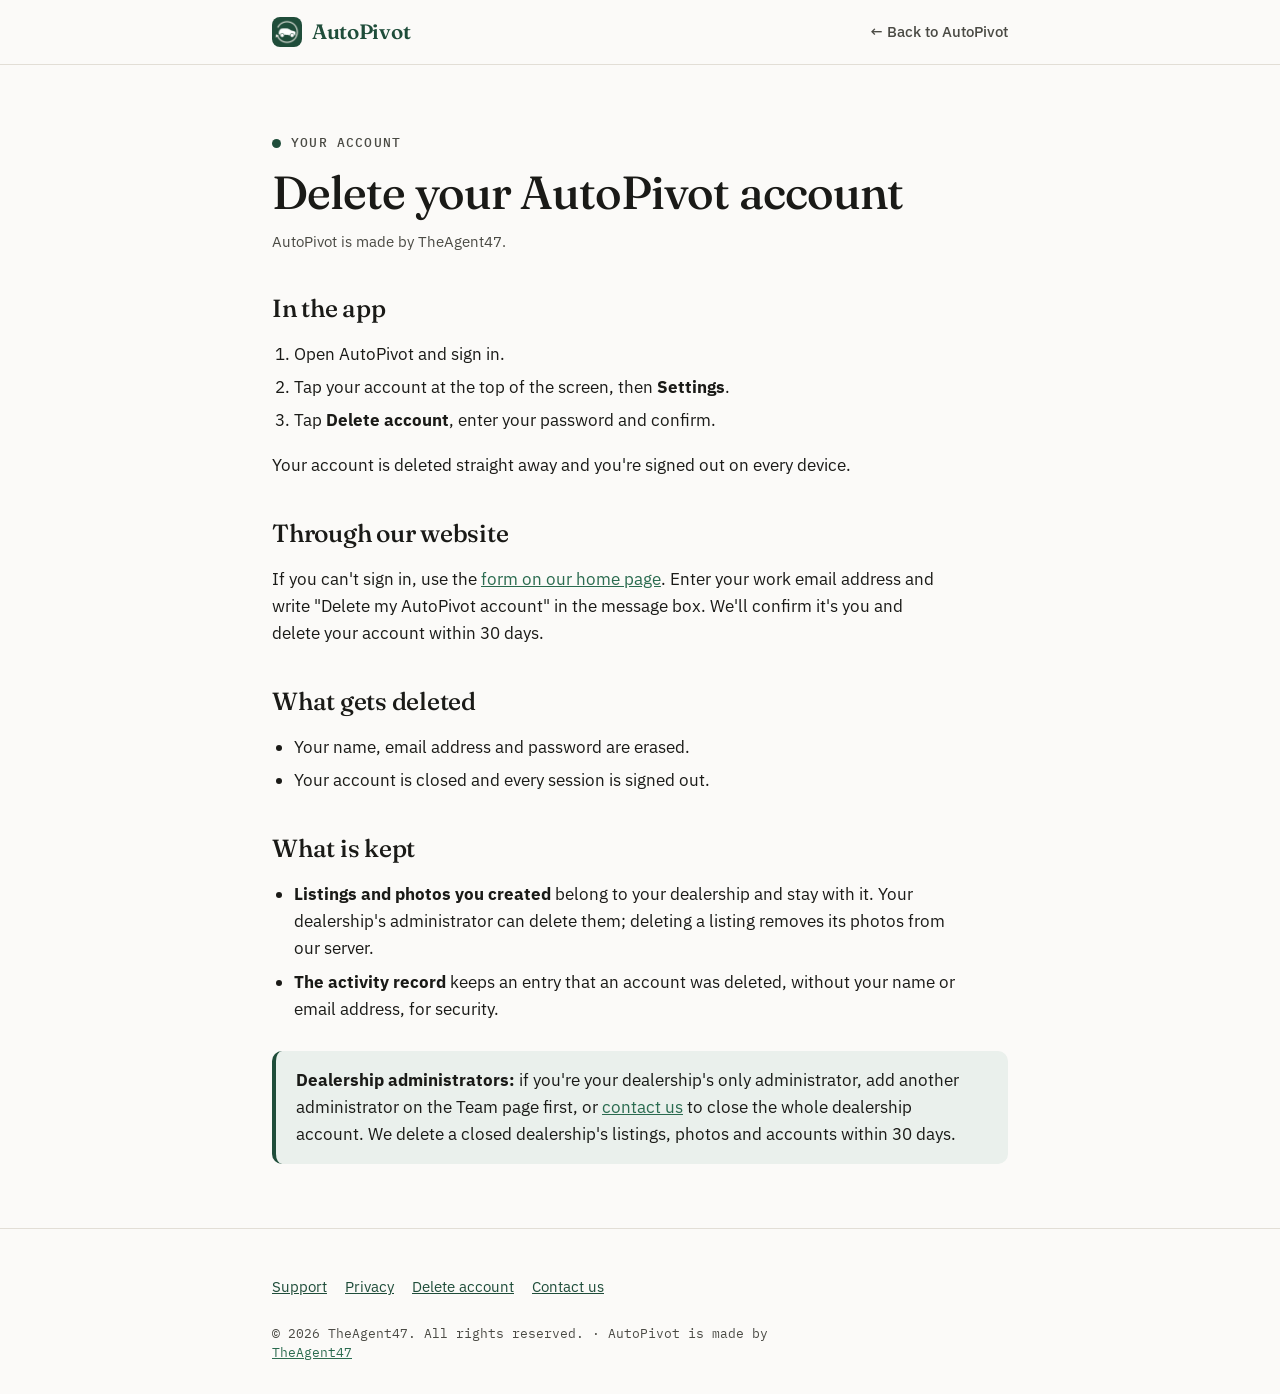
<file: delete-account/index.html>
<!doctype html>
<html lang="en">
<head>
<meta charset="utf-8">
<meta name="viewport" content="width=device-width, initial-scale=1, viewport-fit=cover">
<title>Delete Your AutoPivot Account</title>
<meta name="description" content="How to delete your AutoPivot account, in the app or through our website, and what is deleted and kept.">
<link rel="icon" href="../media/favicon-64.png" type="image/png">
<meta name="theme-color" content="#1F4D3A">
<link rel="preconnect" href="https://fonts.googleapis.com">
<link rel="preconnect" href="https://fonts.gstatic.com" crossorigin>
<link rel="stylesheet" href="https://fonts.googleapis.com/css2?family=Fraunces:opsz,wght@9..144,400..700&family=IBM+Plex+Mono:wght@400;500&family=IBM+Plex+Sans:wght@400;500;600&display=swap">
<link rel="stylesheet" href="../pages.css">
</head>
<body>
<header class="site-head">
  <div class="wrap head-row">
    <a class="brand" href="../"><img class="logo-img" src="../media/autopivot-icon.png" alt="" width="30" height="30"><span>AutoPivot</span></a>
    <a class="back" href="../">← Back to AutoPivot</a>
  </div>
</header>

<main class="wrap">
  <p class="eyebrow">Your account</p>
  <h1>Delete your AutoPivot account</h1>
  <p class="subtitle">AutoPivot is made by TheAgent47.</p>

  <h2>In the app</h2>
  <ol>
    <li>Open AutoPivot and sign in.</li>
    <li>Tap your account at the top of the screen, then <strong>Settings</strong>.</li>
    <li>Tap <strong>Delete account</strong>, enter your password and confirm.</li>
  </ol>
  <p>Your account is deleted straight away and you're signed out on every device.</p>

  <h2>Through our website</h2>
  <p>If you can't sign in, use the <a href="../#join">form on our home page</a>. Enter your work email address and write "Delete my AutoPivot account" in the message box. We'll confirm it's you and delete your account within 30 days.</p>

  <h2>What gets deleted</h2>
  <ul>
    <li>Your name, email address and password are erased.</li>
    <li>Your account is closed and every session is signed out.</li>
  </ul>

  <h2>What is kept</h2>
  <ul>
    <li><strong>Listings and photos you created</strong> belong to your dealership and stay with it. Your dealership's administrator can delete them; deleting a listing removes its photos from our server.</li>
    <li><strong>The activity record</strong> keeps an entry that an account was deleted, without your name or email address, for security.</li>
  </ul>

  <div class="note">
    <p><strong>Dealership administrators:</strong> if you're your dealership's only administrator, add another administrator on the Team page first, or <a href="../#join">contact us</a> to close the whole dealership account. We delete a closed dealership's listings, photos and accounts within 30 days.</p>
  </div>
</main>

<footer class="site-foot">
  <div class="wrap">
    <ul class="foot-links">
      <li><a href="../support/">Support</a></li>
      <li><a href="../privacy/">Privacy</a></li>
      <li><a href="../delete-account/">Delete account</a></li>
      <li><a href="../#join">Contact us</a></li>
    </ul>
    <p class="foot-base">&copy; 2026 TheAgent47. All rights reserved. · AutoPivot is made by <a href="https://theagent47.com" target="_blank" rel="noopener">TheAgent47</a></p>
  </div>
</footer>
</body>
</html>
</file>
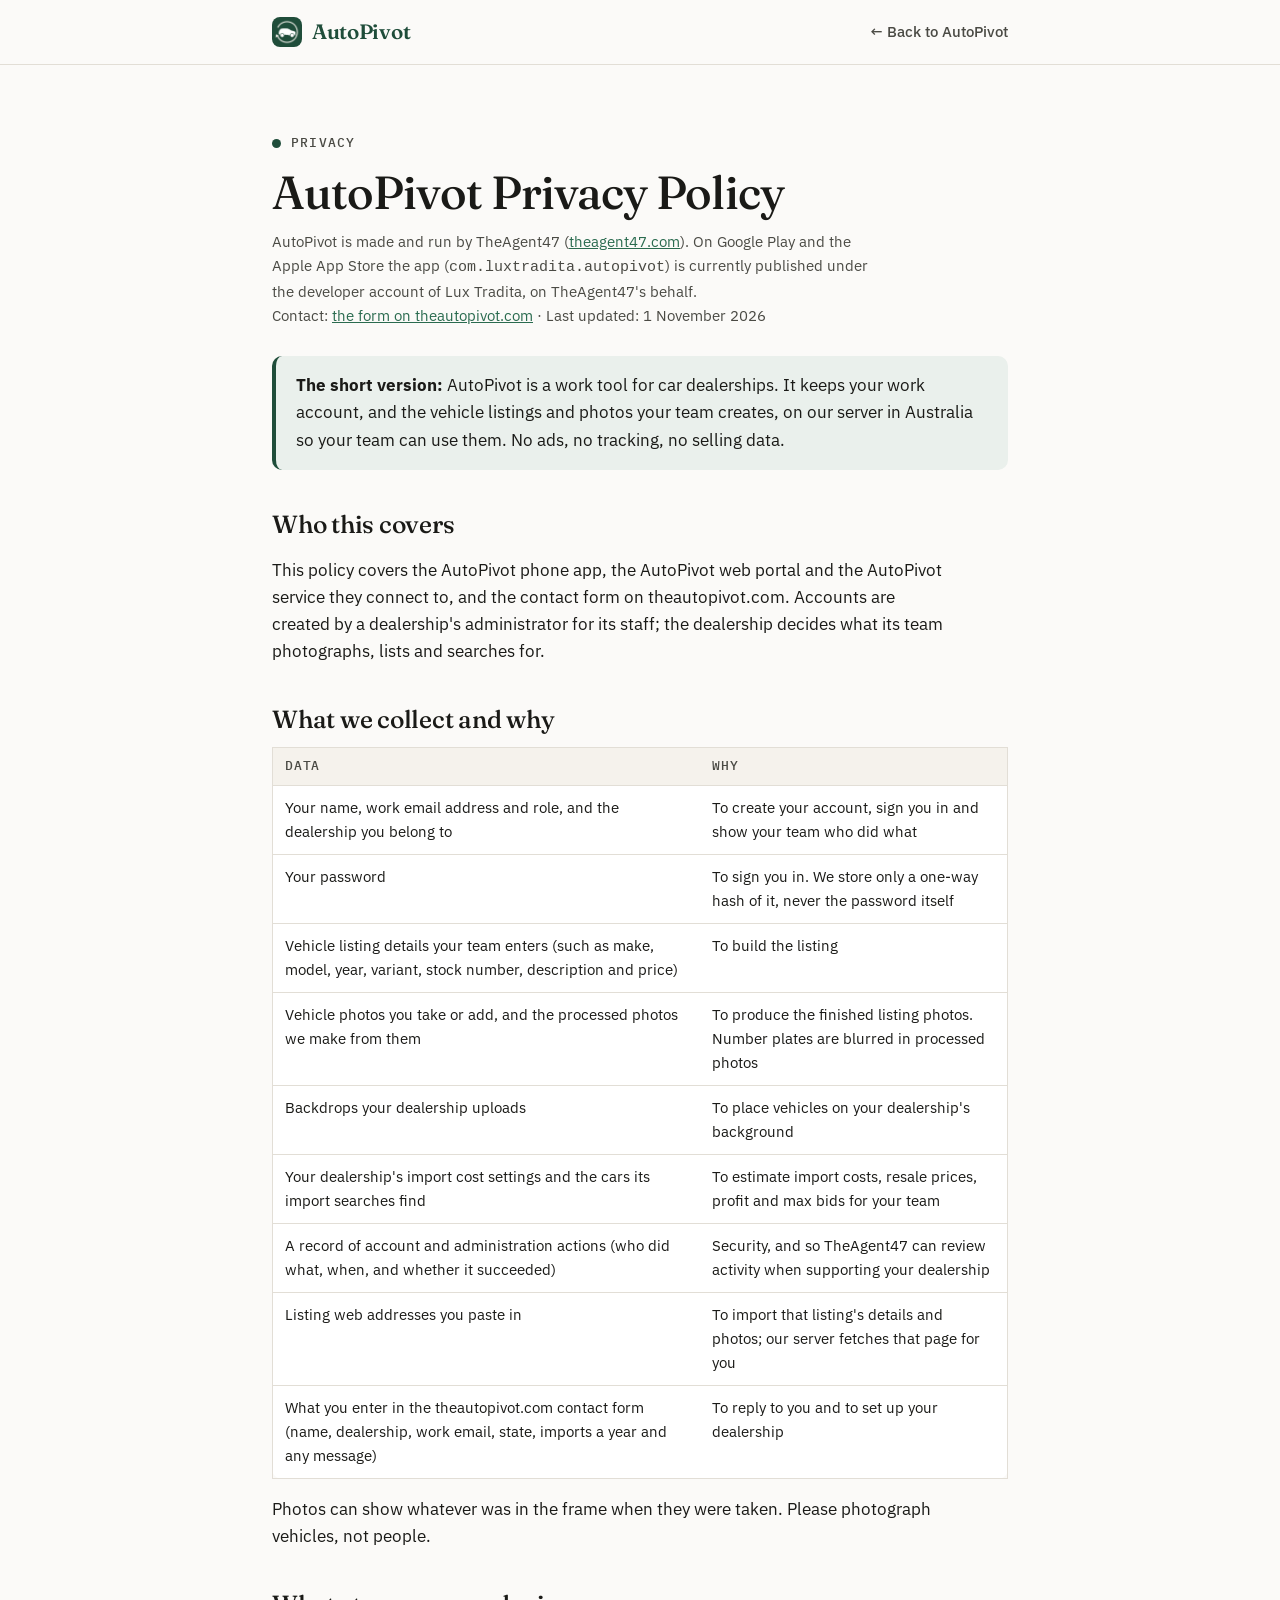
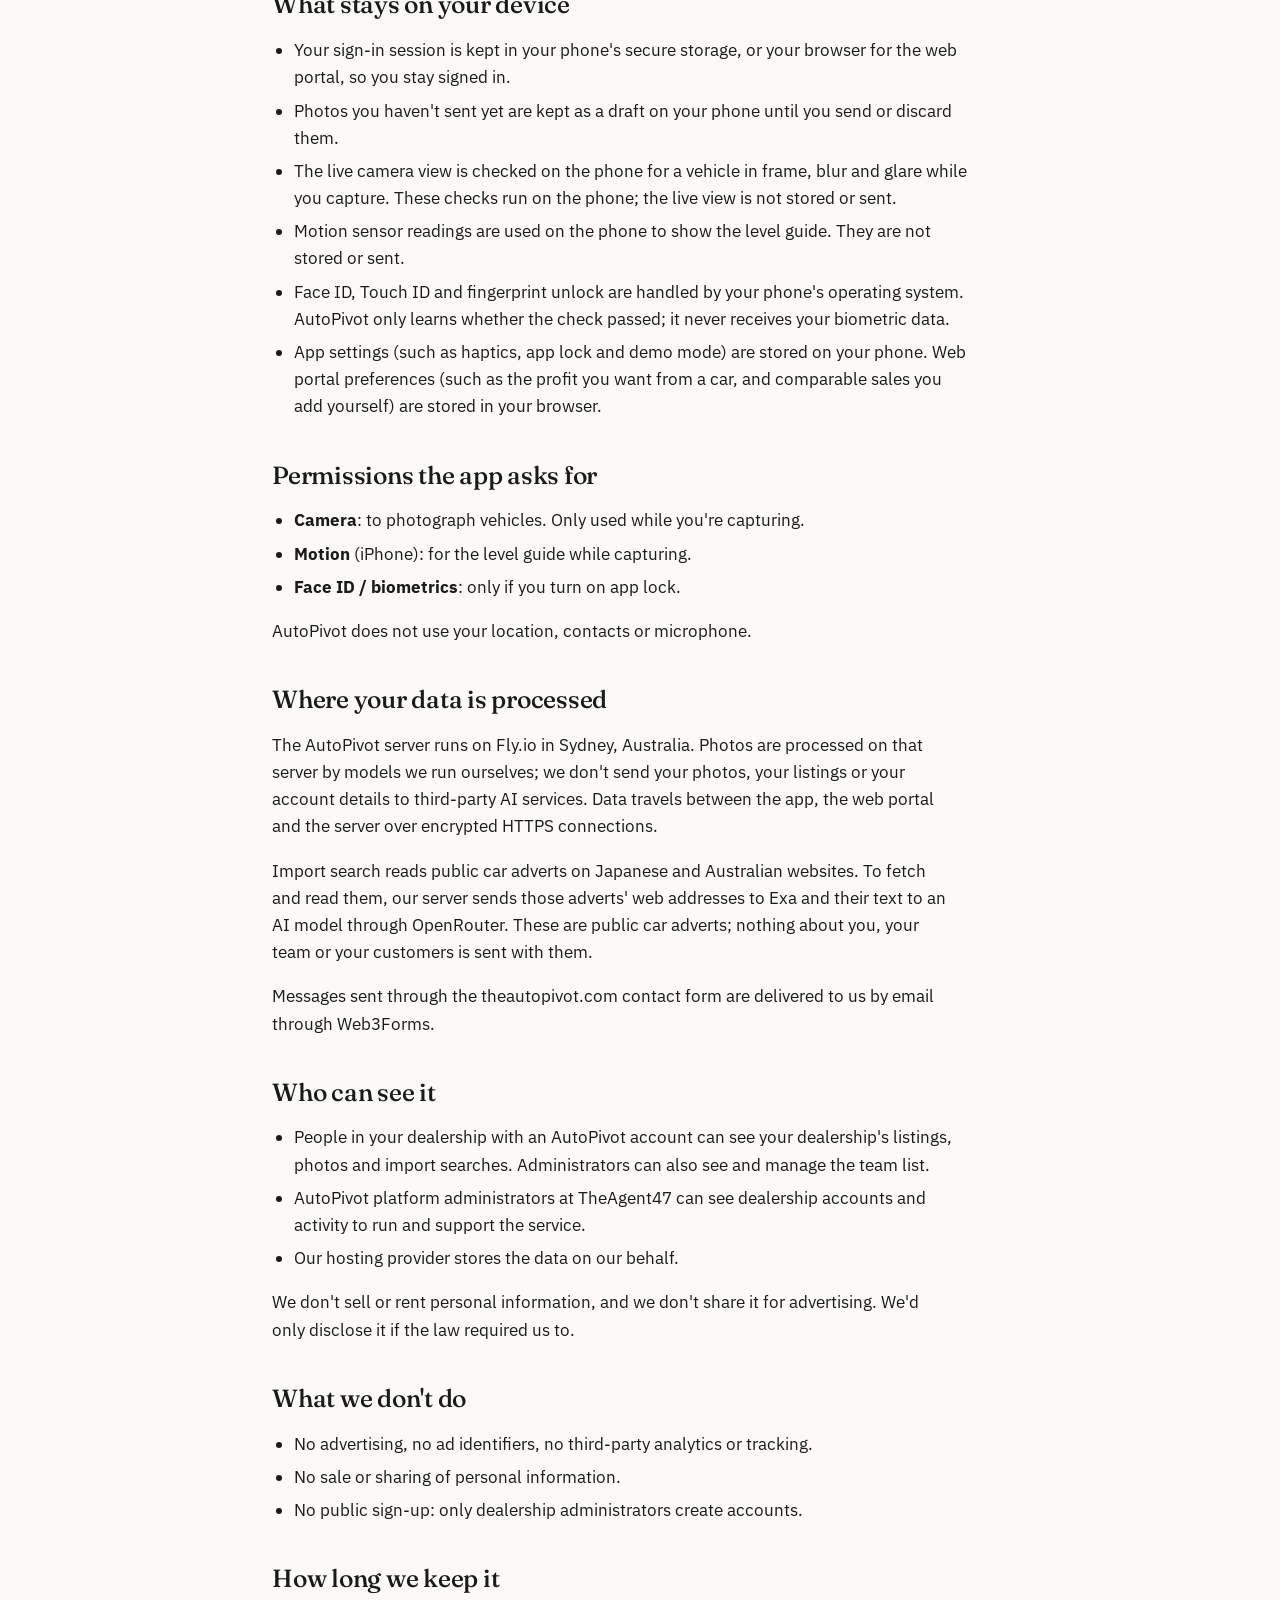
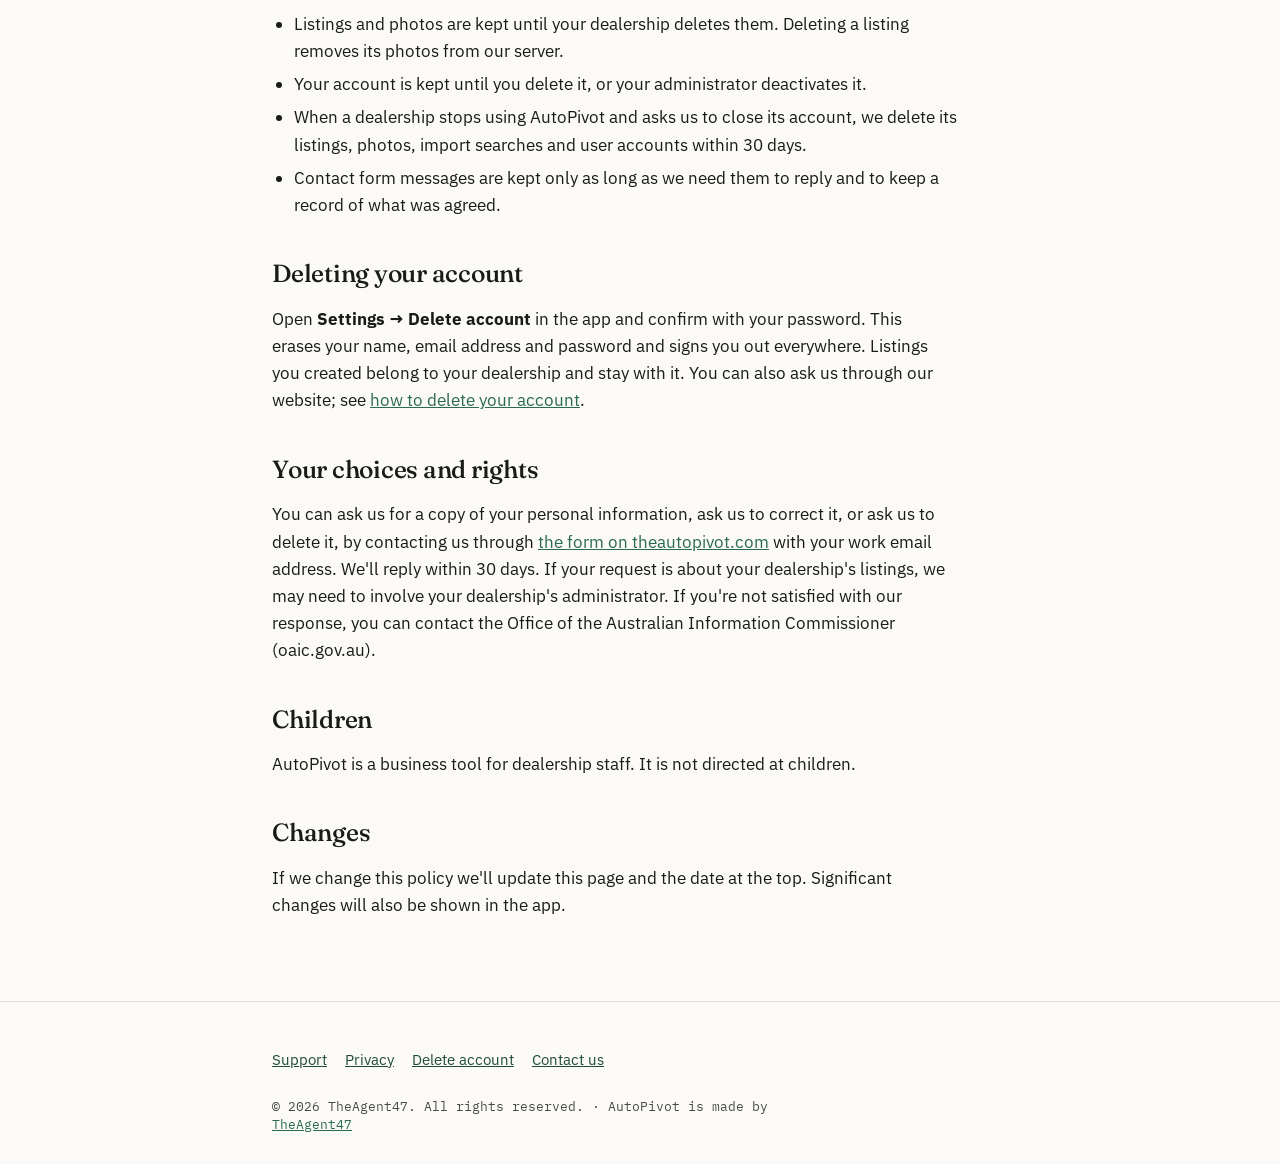
<file: privacy/index.html>
<!doctype html>
<html lang="en">
<head>
<meta charset="utf-8">
<meta name="viewport" content="width=device-width, initial-scale=1, viewport-fit=cover">
<title>AutoPivot Privacy Policy</title>
<meta name="description" content="How AutoPivot, made by TheAgent47, collects, uses and protects information.">
<link rel="icon" href="../media/favicon-64.png" type="image/png">
<meta name="theme-color" content="#1F4D3A">
<link rel="preconnect" href="https://fonts.googleapis.com">
<link rel="preconnect" href="https://fonts.gstatic.com" crossorigin>
<link rel="stylesheet" href="https://fonts.googleapis.com/css2?family=Fraunces:opsz,wght@9..144,400..700&family=IBM+Plex+Mono:wght@400;500&family=IBM+Plex+Sans:wght@400;500;600&display=swap">
<link rel="stylesheet" href="../pages.css">
</head>
<body>
<header class="site-head">
  <div class="wrap head-row">
    <a class="brand" href="../"><img class="logo-img" src="../media/autopivot-icon.png" alt="" width="30" height="30"><span>AutoPivot</span></a>
    <a class="back" href="../">← Back to AutoPivot</a>
  </div>
</header>

<main class="wrap">
  <p class="eyebrow">Privacy</p>
  <h1>AutoPivot Privacy Policy</h1>
  <p class="subtitle">
    AutoPivot is made and run by TheAgent47 (<a href="https://theagent47.com" target="_blank" rel="noopener">theagent47.com</a>).
    On Google Play and the Apple App Store the app (<code>com.luxtradita.autopivot</code>) is currently published under
    the developer account of Lux Tradita, on TheAgent47's behalf.<br>
    Contact: <a href="../#join">the form on theautopivot.com</a> · Last updated: 1 November 2026
  </p>

  <div class="note">
    <p><strong>The short version:</strong> AutoPivot is a work tool for car dealerships. It keeps your work account, and the vehicle listings and photos your team creates, on our server in Australia so your team can use them. No ads, no tracking, no selling data.</p>
  </div>

  <h2>Who this covers</h2>
  <p>This policy covers the AutoPivot phone app, the AutoPivot web portal and the AutoPivot service they connect to, and the contact form on theautopivot.com. Accounts are created by a dealership's administrator for its staff; the dealership decides what its team photographs, lists and searches for.</p>

  <h2>What we collect and why</h2>
  <div class="table-wrap">
    <table>
      <thead><tr><th scope="col">Data</th><th scope="col">Why</th></tr></thead>
      <tbody>
        <tr><td>Your name, work email address and role, and the dealership you belong to</td><td>To create your account, sign you in and show your team who did what</td></tr>
        <tr><td>Your password</td><td>To sign you in. We store only a one-way hash of it, never the password itself</td></tr>
        <tr><td>Vehicle listing details your team enters (such as make, model, year, variant, stock number, description and price)</td><td>To build the listing</td></tr>
        <tr><td>Vehicle photos you take or add, and the processed photos we make from them</td><td>To produce the finished listing photos. Number plates are blurred in processed photos</td></tr>
        <tr><td>Backdrops your dealership uploads</td><td>To place vehicles on your dealership's background</td></tr>
        <tr><td>Your dealership's import cost settings and the cars its import searches find</td><td>To estimate import costs, resale prices, profit and max bids for your team</td></tr>
        <tr><td>A record of account and administration actions (who did what, when, and whether it succeeded)</td><td>Security, and so TheAgent47 can review activity when supporting your dealership</td></tr>
        <tr><td>Listing web addresses you paste in</td><td>To import that listing's details and photos; our server fetches that page for you</td></tr>
        <tr><td>What you enter in the theautopivot.com contact form (name, dealership, work email, state, imports a year and any message)</td><td>To reply to you and to set up your dealership</td></tr>
      </tbody>
    </table>
  </div>
  <p>Photos can show whatever was in the frame when they were taken. Please photograph vehicles, not people.</p>

  <h2>What stays on your device</h2>
  <ul>
    <li>Your sign-in session is kept in your phone's secure storage, or your browser for the web portal, so you stay signed in.</li>
    <li>Photos you haven't sent yet are kept as a draft on your phone until you send or discard them.</li>
    <li>The live camera view is checked on the phone for a vehicle in frame, blur and glare while you capture. These checks run on the phone; the live view is not stored or sent.</li>
    <li>Motion sensor readings are used on the phone to show the level guide. They are not stored or sent.</li>
    <li>Face ID, Touch ID and fingerprint unlock are handled by your phone's operating system. AutoPivot only learns whether the check passed; it never receives your biometric data.</li>
    <li>App settings (such as haptics, app lock and demo mode) are stored on your phone. Web portal preferences (such as the profit you want from a car, and comparable sales you add yourself) are stored in your browser.</li>
  </ul>

  <h2>Permissions the app asks for</h2>
  <ul>
    <li><strong>Camera</strong>: to photograph vehicles. Only used while you're capturing.</li>
    <li><strong>Motion</strong> (iPhone): for the level guide while capturing.</li>
    <li><strong>Face ID / biometrics</strong>: only if you turn on app lock.</li>
  </ul>
  <p>AutoPivot does not use your location, contacts or microphone.</p>

  <h2>Where your data is processed</h2>
  <p>The AutoPivot server runs on Fly.io in Sydney, Australia. Photos are processed on that server by models we run ourselves; we don't send your photos, your listings or your account details to third-party AI services. Data travels between the app, the web portal and the server over encrypted HTTPS connections.</p>
  <p>Import search reads public car adverts on Japanese and Australian websites. To fetch and read them, our server sends those adverts' web addresses to Exa and their text to an AI model through OpenRouter. These are public car adverts; nothing about you, your team or your customers is sent with them.</p>
  <p>Messages sent through the theautopivot.com contact form are delivered to us by email through Web3Forms.</p>

  <h2>Who can see it</h2>
  <ul>
    <li>People in your dealership with an AutoPivot account can see your dealership's listings, photos and import searches. Administrators can also see and manage the team list.</li>
    <li>AutoPivot platform administrators at TheAgent47 can see dealership accounts and activity to run and support the service.</li>
    <li>Our hosting provider stores the data on our behalf.</li>
  </ul>
  <p>We don't sell or rent personal information, and we don't share it for advertising. We'd only disclose it if the law required us to.</p>

  <h2>What we don't do</h2>
  <ul>
    <li>No advertising, no ad identifiers, no third-party analytics or tracking.</li>
    <li>No sale or sharing of personal information.</li>
    <li>No public sign-up: only dealership administrators create accounts.</li>
  </ul>

  <h2>How long we keep it</h2>
  <ul>
    <li>Listings and photos are kept until your dealership deletes them. Deleting a listing removes its photos from our server.</li>
    <li>Your account is kept until you delete it, or your administrator deactivates it.</li>
    <li>When a dealership stops using AutoPivot and asks us to close its account, we delete its listings, photos, import searches and user accounts within 30 days.</li>
    <li>Contact form messages are kept only as long as we need them to reply and to keep a record of what was agreed.</li>
  </ul>

  <h2>Deleting your account</h2>
  <p>Open <strong>Settings → Delete account</strong> in the app and confirm with your password. This erases your name, email address and password and signs you out everywhere. Listings you created belong to your dealership and stay with it. You can also ask us through our website; see <a href="../delete-account/">how to delete your account</a>.</p>

  <h2>Your choices and rights</h2>
  <p>You can ask us for a copy of your personal information, ask us to correct it, or ask us to delete it, by contacting us through <a href="../#join">the form on theautopivot.com</a> with your work email address. We'll reply within 30 days. If your request is about your dealership's listings, we may need to involve your dealership's administrator. If you're not satisfied with our response, you can contact the Office of the Australian Information Commissioner (oaic.gov.au).</p>

  <h2>Children</h2>
  <p>AutoPivot is a business tool for dealership staff. It is not directed at children.</p>

  <h2>Changes</h2>
  <p>If we change this policy we'll update this page and the date at the top. Significant changes will also be shown in the app.</p>
</main>

<footer class="site-foot">
  <div class="wrap">
    <ul class="foot-links">
      <li><a href="../support/">Support</a></li>
      <li><a href="../privacy/">Privacy</a></li>
      <li><a href="../delete-account/">Delete account</a></li>
      <li><a href="../#join">Contact us</a></li>
    </ul>
    <p class="foot-base">&copy; 2026 TheAgent47. All rights reserved. · AutoPivot is made by <a href="https://theagent47.com" target="_blank" rel="noopener">TheAgent47</a></p>
  </div>
</footer>
</body>
</html>
</file>
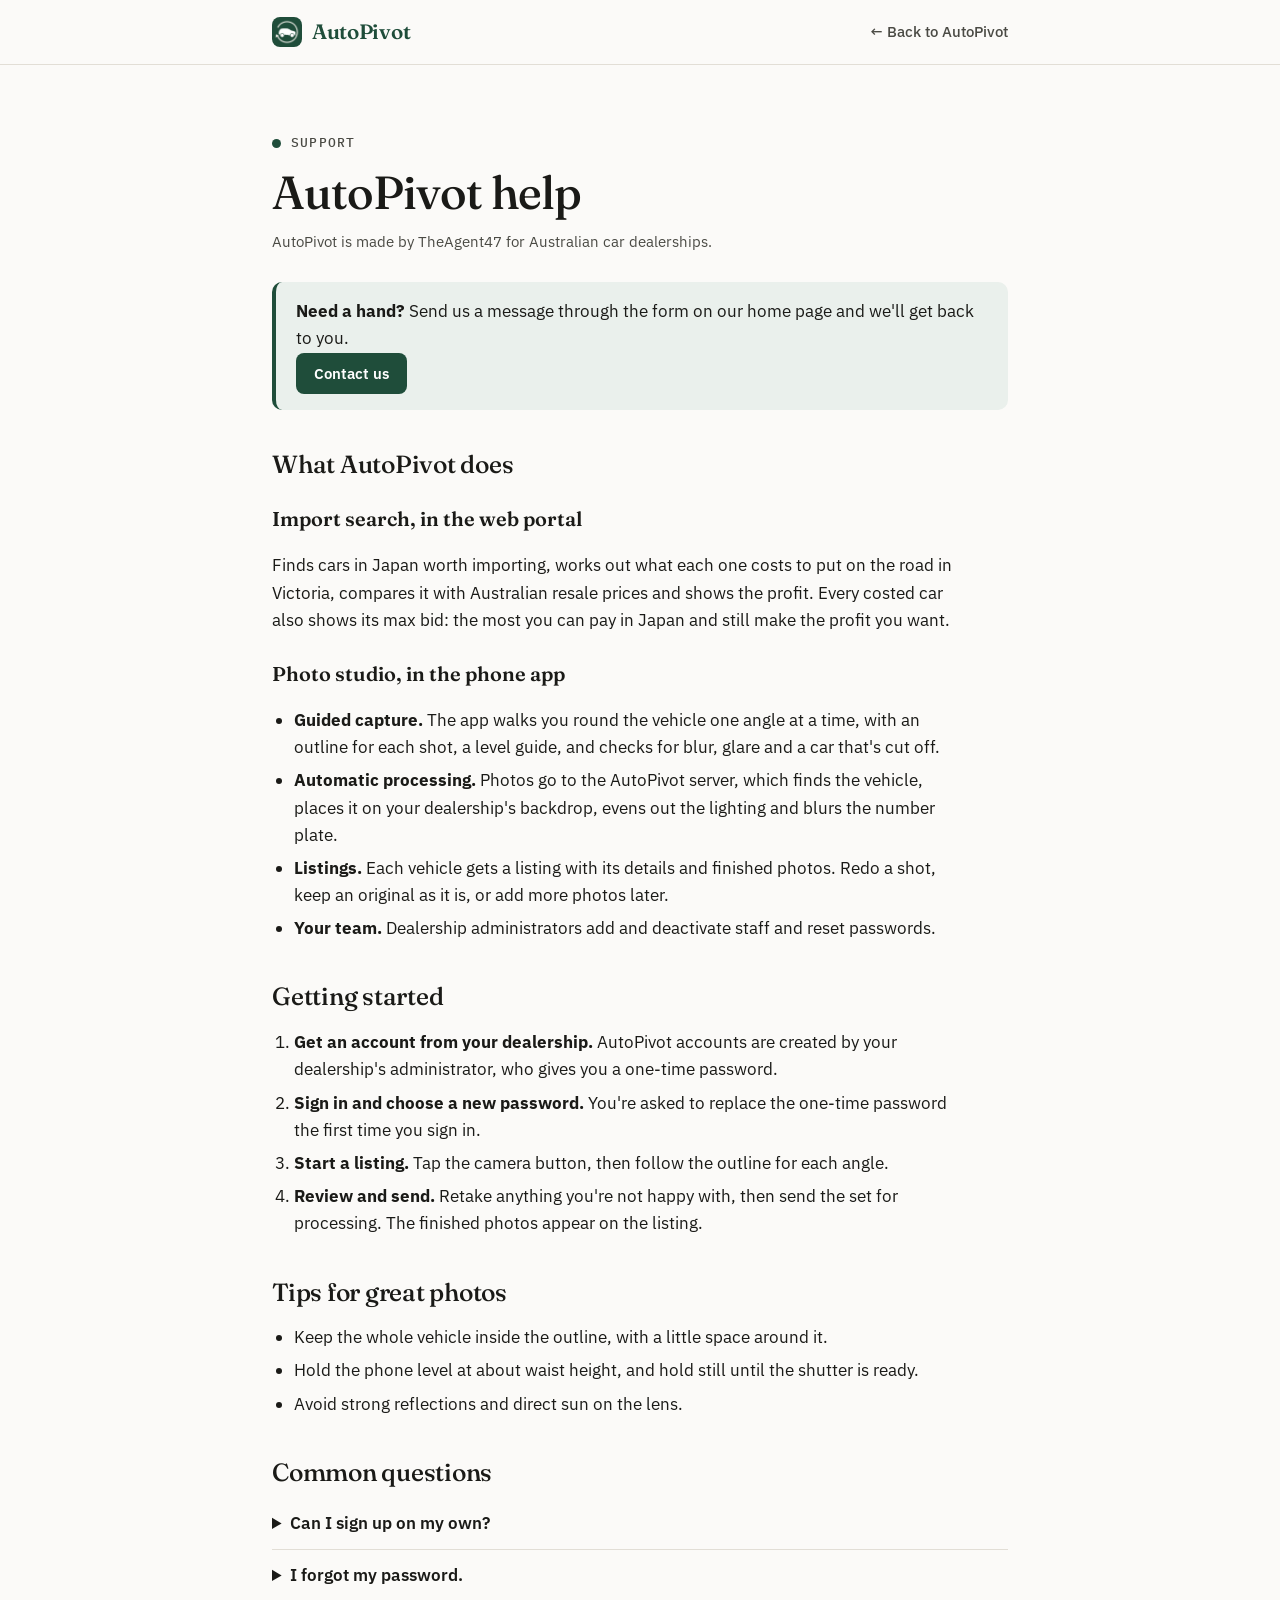
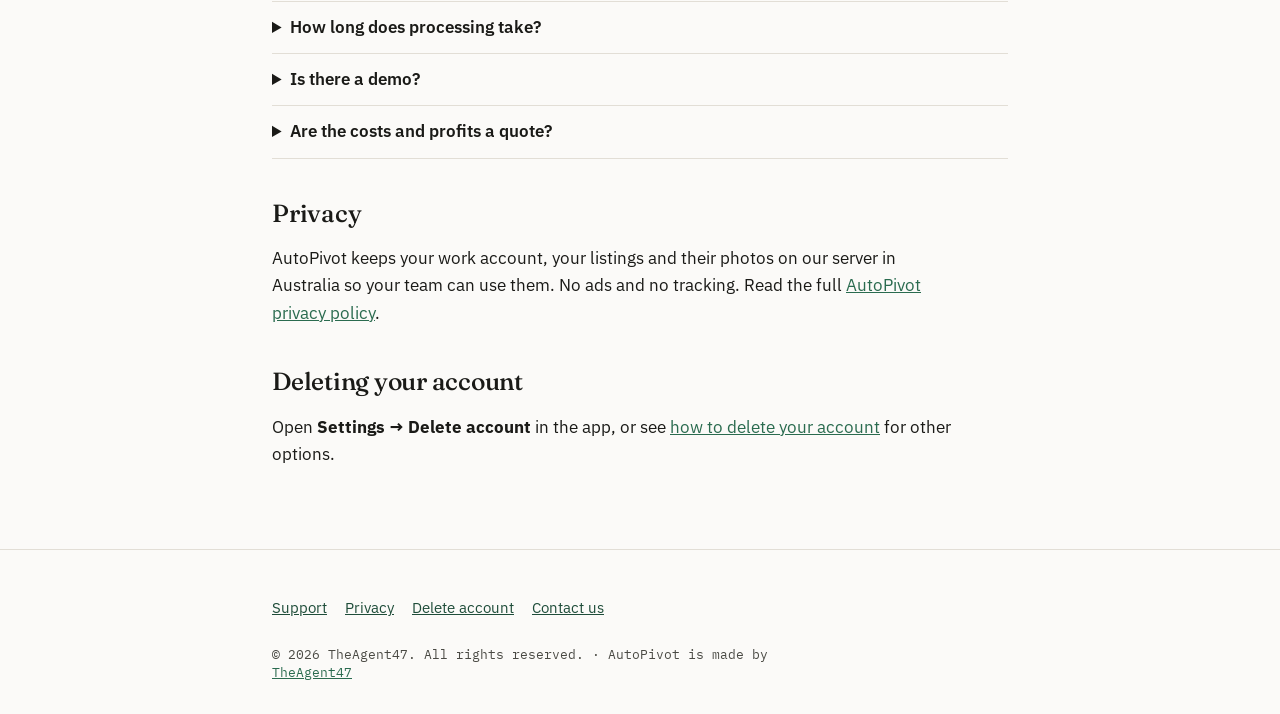
<file: support/index.html>
<!doctype html>
<html lang="en">
<head>
<meta charset="utf-8">
<meta name="viewport" content="width=device-width, initial-scale=1, viewport-fit=cover">
<title>AutoPivot Support</title>
<meta name="description" content="Help with AutoPivot, the import search and photo studio for Australian car dealers, made by TheAgent47.">
<link rel="icon" href="../media/favicon-64.png" type="image/png">
<meta name="theme-color" content="#1F4D3A">
<link rel="preconnect" href="https://fonts.googleapis.com">
<link rel="preconnect" href="https://fonts.gstatic.com" crossorigin>
<link rel="stylesheet" href="https://fonts.googleapis.com/css2?family=Fraunces:opsz,wght@9..144,400..700&family=IBM+Plex+Mono:wght@400;500&family=IBM+Plex+Sans:wght@400;500;600&display=swap">
<link rel="stylesheet" href="../pages.css">
</head>
<body>
<header class="site-head">
  <div class="wrap head-row">
    <a class="brand" href="../"><img class="logo-img" src="../media/autopivot-icon.png" alt="" width="30" height="30"><span>AutoPivot</span></a>
    <a class="back" href="../">← Back to AutoPivot</a>
  </div>
</header>

<main class="wrap">
  <p class="eyebrow">Support</p>
  <h1>AutoPivot help</h1>
  <p class="subtitle">AutoPivot is made by TheAgent47 for Australian car dealerships.</p>

  <div class="note">
    <p><strong>Need a hand?</strong> Send us a message through the form on our home page and we'll get back to you.</p>
    <p class="cta"><a class="btn" href="../#join">Contact us</a></p>
  </div>

  <h2>What AutoPivot does</h2>
  <h3>Import search, in the web portal</h3>
  <p>Finds cars in Japan worth importing, works out what each one costs to put on the road in Victoria, compares it with Australian resale prices and shows the profit. Every costed car also shows its max bid: the most you can pay in Japan and still make the profit you want.</p>
  <h3>Photo studio, in the phone app</h3>
  <ul>
    <li><strong>Guided capture.</strong> The app walks you round the vehicle one angle at a time, with an outline for each shot, a level guide, and checks for blur, glare and a car that's cut off.</li>
    <li><strong>Automatic processing.</strong> Photos go to the AutoPivot server, which finds the vehicle, places it on your dealership's backdrop, evens out the lighting and blurs the number plate.</li>
    <li><strong>Listings.</strong> Each vehicle gets a listing with its details and finished photos. Redo a shot, keep an original as it is, or add more photos later.</li>
    <li><strong>Your team.</strong> Dealership administrators add and deactivate staff and reset passwords.</li>
  </ul>

  <h2>Getting started</h2>
  <ol>
    <li><strong>Get an account from your dealership.</strong> AutoPivot accounts are created by your dealership's administrator, who gives you a one-time password.</li>
    <li><strong>Sign in and choose a new password.</strong> You're asked to replace the one-time password the first time you sign in.</li>
    <li><strong>Start a listing.</strong> Tap the camera button, then follow the outline for each angle.</li>
    <li><strong>Review and send.</strong> Retake anything you're not happy with, then send the set for processing. The finished photos appear on the listing.</li>
  </ol>

  <h2>Tips for great photos</h2>
  <ul>
    <li>Keep the whole vehicle inside the outline, with a little space around it.</li>
    <li>Hold the phone level at about waist height, and hold still until the shutter is ready.</li>
    <li>Avoid strong reflections and direct sun on the lens.</li>
  </ul>

  <h2>Common questions</h2>
  <details>
    <summary>Can I sign up on my own?</summary>
    <p>No. AutoPivot is a tool for dealership teams, so accounts are created by your dealership's administrator. If your dealership would like to use AutoPivot, <a href="../#join">contact us</a>.</p>
  </details>
  <details>
    <summary>I forgot my password.</summary>
    <p>Ask your dealership administrator to reset it from the Team page. You'll get a new one-time password and choose your own when you next sign in.</p>
  </details>
  <details>
    <summary>How long does processing take?</summary>
    <p>Usually a few minutes per vehicle, and longer at busy times. You can keep using the app; a banner shows when photos are still processing.</p>
  </details>
  <details>
    <summary>Is there a demo?</summary>
    <p>Yes. Turn on demo mode in Settings to try the capture flow with sample photos.</p>
  </details>
  <details>
    <summary>Are the costs and profits a quote?</summary>
    <p>No. They are estimates to support your decisions, built from official rates where they exist and clearly marked estimates where they don't. Check the figures with your agent, broker and compliance workshop before you buy.</p>
  </details>

  <h2>Privacy</h2>
  <p>AutoPivot keeps your work account, your listings and their photos on our server in Australia so your team can use them. No ads and no tracking. Read the full <a href="../privacy/">AutoPivot privacy policy</a>.</p>

  <h2>Deleting your account</h2>
  <p>Open <strong>Settings → Delete account</strong> in the app, or see <a href="../delete-account/">how to delete your account</a> for other options.</p>
</main>

<footer class="site-foot">
  <div class="wrap">
    <ul class="foot-links">
      <li><a href="../support/">Support</a></li>
      <li><a href="../privacy/">Privacy</a></li>
      <li><a href="../delete-account/">Delete account</a></li>
      <li><a href="../#join">Contact us</a></li>
    </ul>
    <p class="foot-base">&copy; 2026 TheAgent47. All rights reserved. · AutoPivot is made by <a href="https://theagent47.com" target="_blank" rel="noopener">TheAgent47</a></p>
  </div>
</footer>
</body>
</html>
</file>
<file: pages.css>
/* The support, privacy and delete-account pages: the home page's tokens,
   header and footer, with a single reading column for the text. */
:root {
  color-scheme: light;
  --bg: #FBFAF8;
  --paper: #F5F2EC;
  --card: #FFFFFF;
  --ink: #1A1A17;
  --muted: #4A4A44;
  --line: #E2DED6;
  --primary: #1F4D3A;
  --primary-2: #2A6B4F;
  --primary-wash: #EAF0EC;
  --f-display: "Fraunces", Georgia, "Times New Roman", serif;
  --f-body: "IBM Plex Sans", -apple-system, BlinkMacSystemFont, "Segoe UI", Roboto, sans-serif;
  --f-mono: "IBM Plex Mono", ui-monospace, "SF Mono", Menlo, Consolas, monospace;
  --s-xs: .8125rem;
  --s-sm: .9375rem;
  --s-md: 1.0625rem;
  --s-lg: 1.25rem;
  --radius: 10px;
}

*, *::before, *::after { box-sizing: border-box; }
html { -webkit-text-size-adjust: 100%; }
body { margin: 0; background: var(--bg); color: var(--ink); font-family: var(--f-body); font-size: var(--s-md); line-height: 1.6; -webkit-font-smoothing: antialiased; }
a { color: var(--primary-2); }
img { display: block; max-width: 100%; height: auto; }
:focus-visible { outline: 3px solid var(--primary-2); outline-offset: 3px; border-radius: 4px; }

.wrap { width: 100%; max-width: 800px; margin-inline: auto; padding-left: max(16px, env(safe-area-inset-left, 0px)); padding-right: max(16px, env(safe-area-inset-right, 0px)); }
@media (min-width: 720px) { .wrap { padding-left: 32px; padding-right: 32px; } }

.site-head { position: sticky; top: 0; z-index: 10; background: rgba(251, 250, 248, .94); -webkit-backdrop-filter: blur(10px); backdrop-filter: blur(10px); border-bottom: 1px solid var(--line); }
.head-row { display: flex; align-items: center; gap: 16px; min-height: 64px; }
.brand { display: inline-flex; align-items: center; gap: 10px; font: 600 1.3rem/1 var(--f-display); letter-spacing: -.015em; text-decoration: none; color: var(--primary); }
.logo-img { width: 30px; height: 30px; border-radius: 8px; flex: none; }
.head-row .back { margin-left: auto; font-size: var(--s-sm); font-weight: 500; color: var(--muted); text-decoration: none; }
.head-row .back:hover { color: var(--primary); }

main { padding-block: clamp(36px, 6vw, 64px); }
.eyebrow { margin: 0; display: inline-flex; align-items: center; gap: 10px; font: 500 var(--s-xs)/1.3 var(--f-mono); letter-spacing: .09em; text-transform: uppercase; color: var(--muted); }
.eyebrow::before { content: ""; width: 9px; height: 9px; border-radius: 50%; background: var(--primary); flex: none; }
h1, h2, h3 { font-family: var(--f-display); text-wrap: balance; color: var(--ink); }
h1 { font-weight: 500; font-size: clamp(2rem, 1.4rem + 2.4vw, 2.9rem); line-height: 1.08; letter-spacing: -.02em; margin: 12px 0 0; }
h2 { font-weight: 500; font-size: 1.55rem; line-height: 1.2; letter-spacing: -.01em; margin: 40px 0 10px; }
h3 { font-weight: 600; font-size: var(--s-lg); margin: 24px 0 6px; }
.subtitle { margin: 12px 0 0; color: var(--muted); font-size: var(--s-sm); }
p, li { max-width: 68ch; }
ul, ol { padding-left: 1.3em; }
li { margin: 6px 0; }

.note { margin: 28px 0 0; padding: 16px 20px; border-radius: var(--radius); background: var(--primary-wash); border-left: 4px solid var(--primary); }
.note p { margin: 0; }
.cta { margin: 16px 0 0; }
.btn { display: inline-flex; align-items: center; font: 600 var(--s-sm)/1 var(--f-body); padding: 13px 18px; border-radius: 8px; background: var(--primary); color: #FFFFFF; text-decoration: none; }
.btn:hover { background: #163B2C; }

.table-wrap { overflow-x: auto; margin: 12px 0 0; }
table { width: 100%; border-collapse: collapse; font-size: var(--s-sm); background: var(--card); border: 1px solid var(--line); border-radius: var(--radius); }
th, td { text-align: left; vertical-align: top; padding: 10px 12px; border-bottom: 1px solid var(--line); }
th { font: 500 var(--s-xs)/1.3 var(--f-mono); letter-spacing: .06em; text-transform: uppercase; color: var(--muted); background: var(--paper); }
tr:last-child td { border-bottom: 0; }

details { border-bottom: 1px solid var(--line); padding: 12px 0; }
summary { cursor: pointer; font-weight: 600; }
details p { margin: 8px 0 0; color: var(--muted); }

.site-foot { padding-block: 40px 32px; border-top: 1px solid var(--line); font-size: var(--s-sm); color: var(--muted); }
.foot-links { display: flex; flex-wrap: wrap; gap: 8px 18px; margin: 0; padding: 0; list-style: none; }
.foot-links a { color: var(--primary); }
.foot-base { margin: 20px 0 0; font: 400 var(--s-xs)/1.4 var(--f-mono); }
</file>
